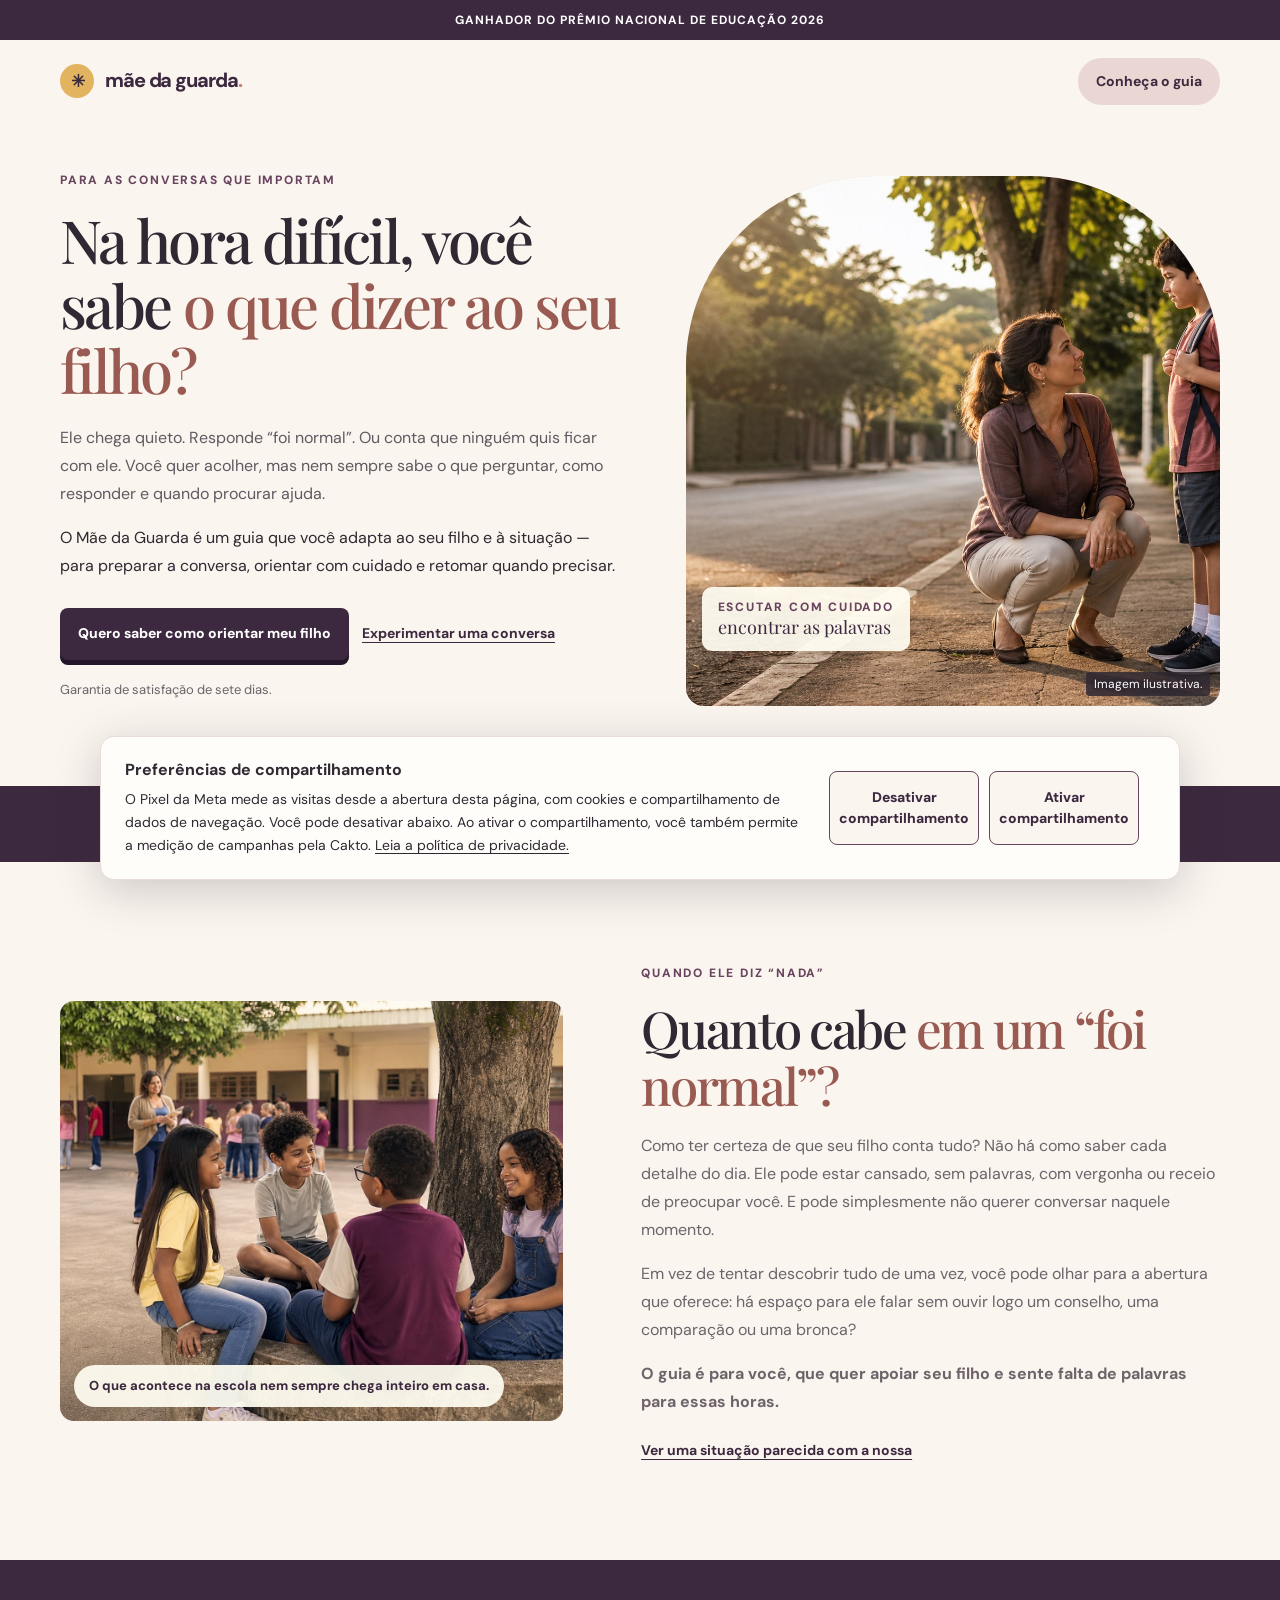
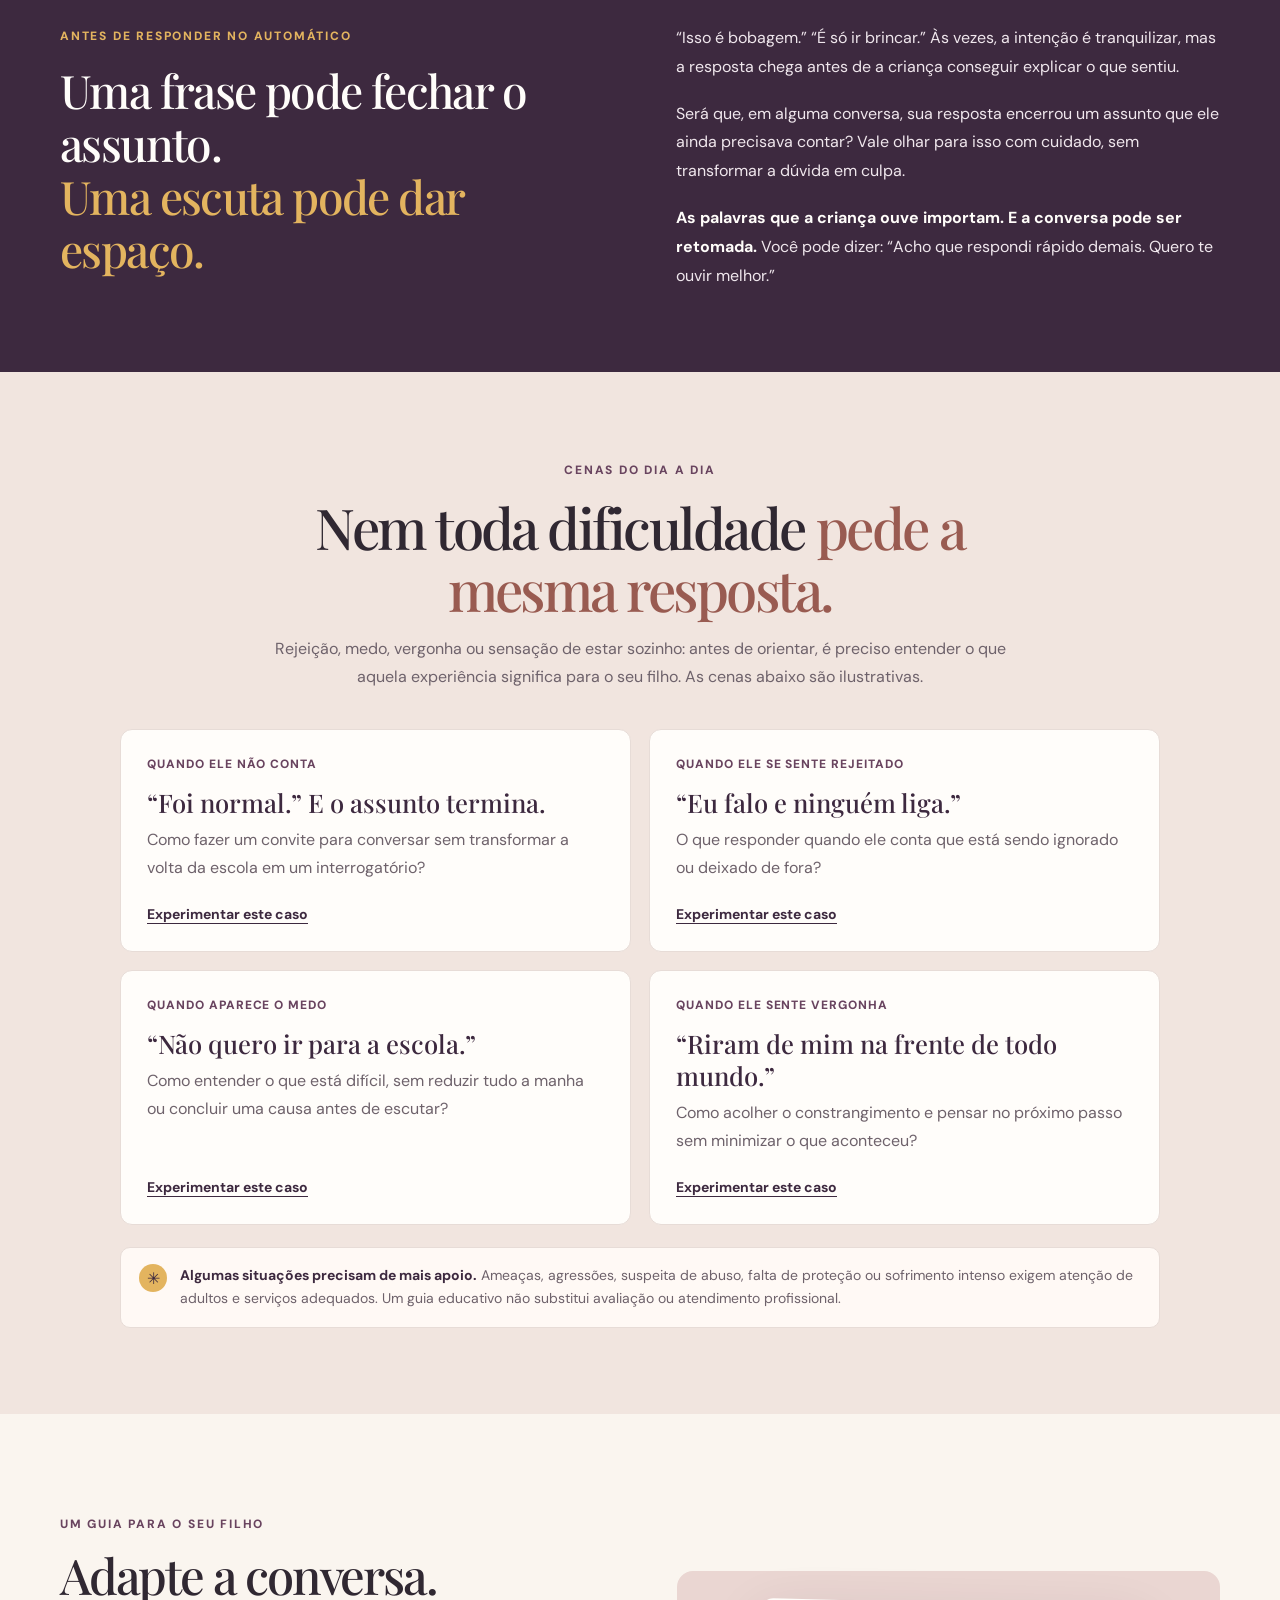
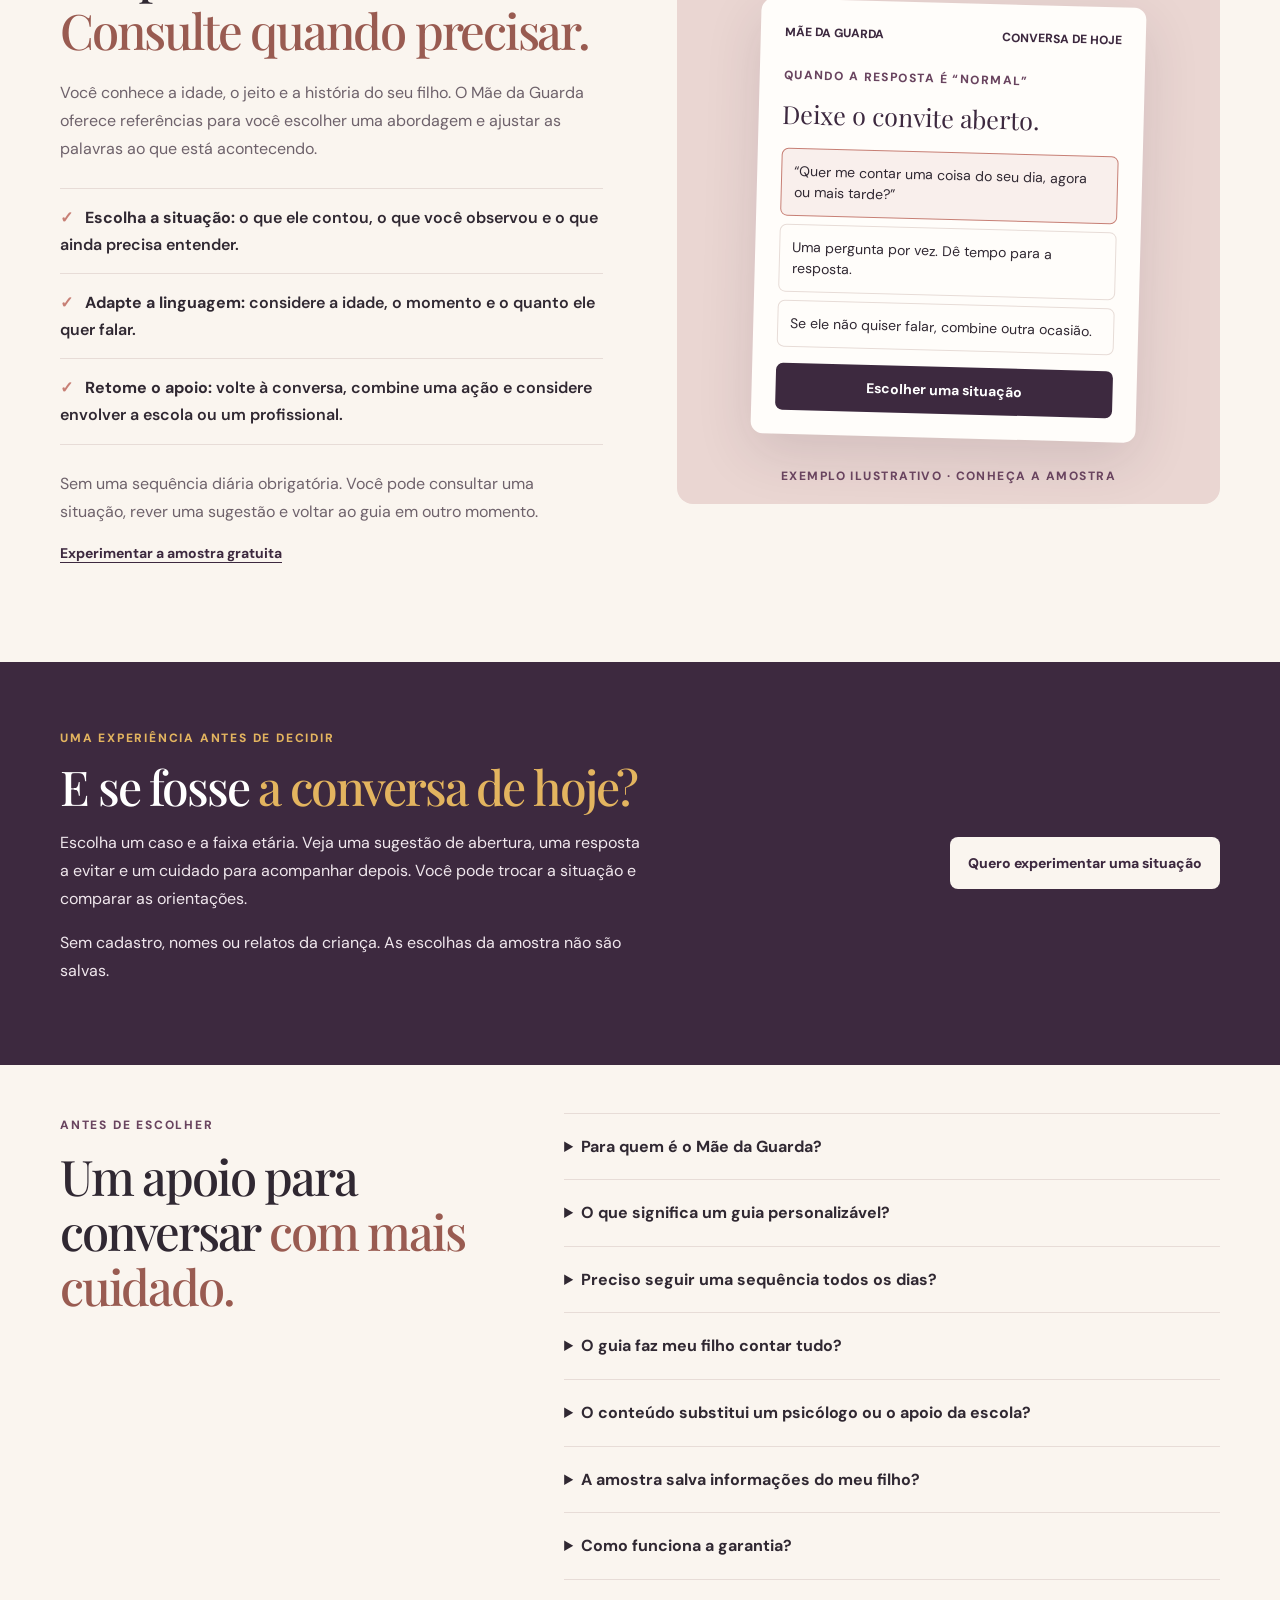
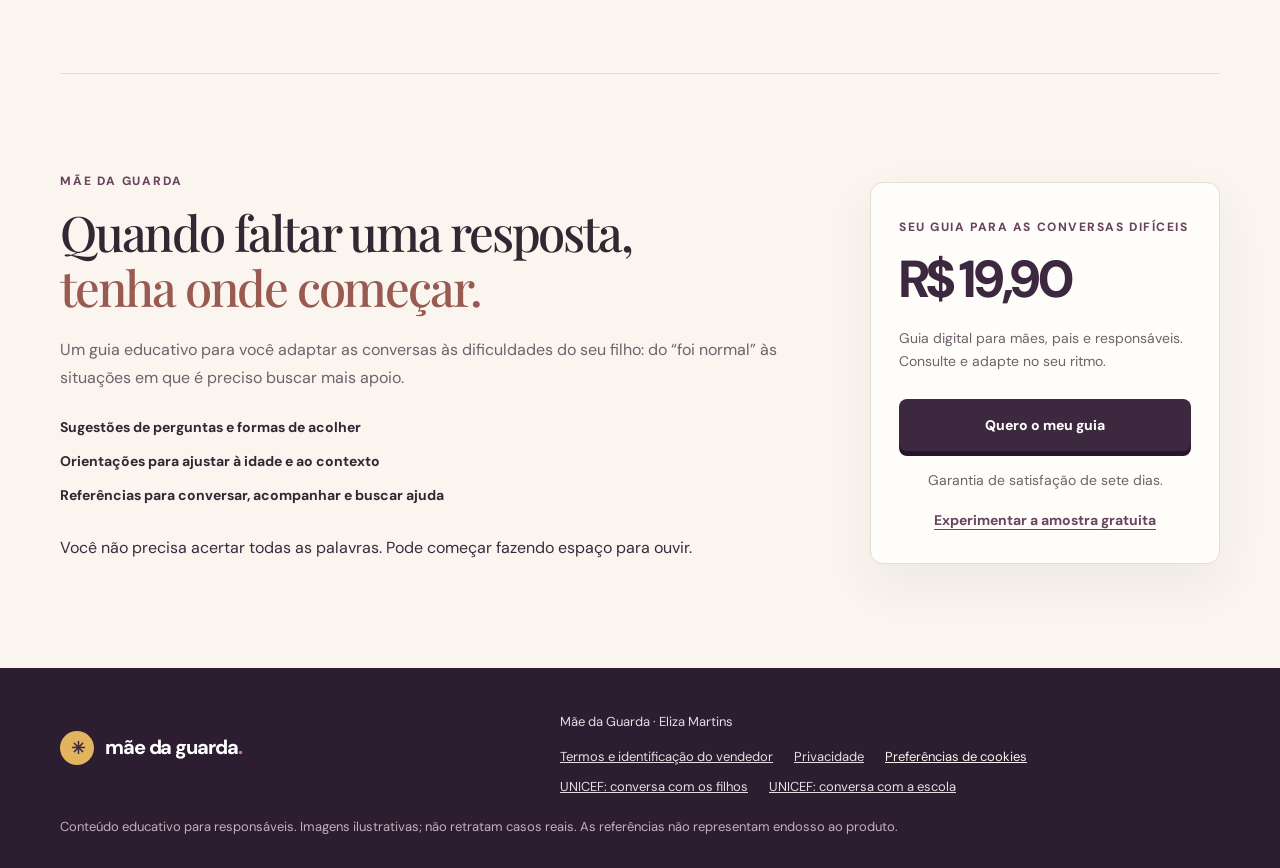
<file: pagina-vendas/index.html>
<!doctype html>
<html lang="pt-BR">
<head>
<meta charset="utf-8"><meta name="viewport" content="width=device-width,initial-scale=1"><meta name="theme-color" content="#3d293f">
<meta name="facebook-domain-verification" content="p0mdw9wgipopwd0lmm6g5ydka2myls" />
<meta name="description" content="Você sabe o que dizer quando seu filho enfrenta um dia difícil? Conheça o Mãe da Guarda: um guia adaptável para escutar, orientar e reconhecer quando buscar apoio.">
<meta property="og:title" content="Mãe da Guarda | Palavras para as conversas difíceis"><meta property="og:description" content="Quando a resposta é só normal, como continuar a conversa? Um guia para adaptar suas palavras ao que seu filho está vivendo.">
<title>Mãe da Guarda | Palavras para as conversas difíceis</title>
<link rel="preconnect" href="https://fonts.googleapis.com"><link rel="preconnect" href="https://fonts.gstatic.com" crossorigin><link href="https://fonts.googleapis.com/css2?family=DM+Sans:wght@400;500;600;700;800&family=Playfair+Display:ital,wght@0,400;0,500;1,400;1,500&display=swap" rel="stylesheet">
<link rel="stylesheet" href="styles.css"><script src="config.js" defer></script><script src="page.js" defer></script><script src="marketing.js" defer></script>
</head>
<body>
<a class="skip-link" href="#conteudo">Pular para o conteúdo</a>
<div class="setup" id="offer-banner">GANHADOR DO PRÊMIO NACIONAL DE EDUCAÇÃO 2026</div>
<header class="top wrap"><a class="brand" href="index.html" aria-label="Mãe da Guarda"><span class="brand-icon" aria-hidden="true">✳</span> mãe da guarda<span class="dot">.</span></a><a class="nav-link" href="#como-funciona">Conheça o guia</a></header>
<main id="conteudo" tabindex="-1">
<section class="hero wrap" aria-labelledby="titulo"><div class="hero-copy"><span class="eyebrow">PARA AS CONVERSAS QUE IMPORTAM</span><h1 id="titulo">Na hora difícil, você sabe <em>o que dizer ao seu filho?</em></h1><p class="lead">Ele chega quieto. Responde “foi normal”. Ou conta que ninguém quis ficar com ele. Você quer acolher, mas nem sempre sabe o que perguntar, como responder e quando procurar ajuda.</p><p class="hero-support">O Mãe da Guarda é um guia que você adapta ao seu filho e à situação — para preparar a conversa, orientar com cuidado e retomar quando precisar.</p><div class="actions"><a class="button primary" href="#oferta" aria-describedby="hero-status">Quero saber como orientar meu filho</a><a class="text-link" href="amostra.html">Experimentar uma conversa</a></div><p class="meta" id="hero-status">Garantia de satisfação de sete dias.</p></div><figure class="hero-art"><img src="assets/hero-mae-filho.jpg" alt="Mãe escuta o filho no caminho para casa depois da escola"><figcaption>Imagem ilustrativa.</figcaption><div class="art-note"><span>ESCUTAR COM CUIDADO</span><b>encontrar as palavras</b></div></figure></section>
<section class="truth-bar"><div class="wrap truth-inner"><strong>Você não precisa ter uma resposta pronta para tudo.</strong><span>Pode preparar uma forma mais cuidadosa de começar.</span></div></section>
<section class="opening wrap"><div class="opening-image"><img src="assets/patio-escola.jpg" alt="Crianças conversam em grupo no pátio da escola" loading="lazy"><span>O que acontece na escola nem sempre chega inteiro em casa.</span></div><div class="opening-copy"><span class="eyebrow">QUANDO ELE DIZ “NADA”</span><h2>Quanto cabe <em>em um “foi normal”?</em></h2><p>Como ter certeza de que seu filho conta tudo? Não há como saber cada detalhe do dia. Ele pode estar cansado, sem palavras, com vergonha ou receio de preocupar você. E pode simplesmente não querer conversar naquele momento.</p><p>Em vez de tentar descobrir tudo de uma vez, você pode olhar para a abertura que oferece: há espaço para ele falar sem ouvir logo um conselho, uma comparação ou uma bronca?</p><p><strong>O guia é para você, que quer apoiar seu filho e sente falta de palavras para essas horas.</strong></p><a class="text-link" href="amostra.html">Ver uma situação parecida com a nossa</a></div></section>
<section class="conversation-band"><div class="wrap conversation-layout"><div><span class="eyebrow">ANTES DE RESPONDER NO AUTOMÁTICO</span><h2>Uma frase pode fechar o assunto.<br><em>Uma escuta pode dar espaço.</em></h2></div><div><p>“Isso é bobagem.” “É só ir brincar.” Às vezes, a intenção é tranquilizar, mas a resposta chega antes de a criança conseguir explicar o que sentiu.</p><p>Será que, em alguma conversa, sua resposta encerrou um assunto que ele ainda precisava contar? Vale olhar para isso com cuidado, sem transformar a dúvida em culpa.</p><p><strong>As palavras que a criança ouve importam. E a conversa pode ser retomada.</strong> Você pode dizer: “Acho que respondi rápido demais. Quero te ouvir melhor.”</p></div></div></section>
<section class="trail situations" id="situacoes"><div class="wrap trail-wrap"><div class="trail-intro"><span class="eyebrow">CENAS DO DIA A DIA</span><h2>Nem toda dificuldade <em>pede a mesma resposta.</em></h2><p>Rejeição, medo, vergonha ou sensação de estar sozinho: antes de orientar, é preciso entender o que aquela experiência significa para o seu filho. As cenas abaixo são ilustrativas.</p></div><div class="situation-grid"><article><span class="case-label">QUANDO ELE NÃO CONTA</span><h3>“Foi normal.” E o assunto termina.</h3><p>Como fazer um convite para conversar sem transformar a volta da escola em um interrogatório?</p><a class="text-link" href="amostra.html?caso=normal">Experimentar este caso</a></article><article><span class="case-label">QUANDO ELE SE SENTE REJEITADO</span><h3>“Eu falo e ninguém liga.”</h3><p>O que responder quando ele conta que está sendo ignorado ou deixado de fora?</p><a class="text-link" href="amostra.html?caso=ignorado">Experimentar este caso</a></article><article><span class="case-label">QUANDO APARECE O MEDO</span><h3>“Não quero ir para a escola.”</h3><p>Como entender o que está difícil, sem reduzir tudo a manha ou concluir uma causa antes de escutar?</p><a class="text-link" href="amostra.html?caso=medo">Experimentar este caso</a></article><article><span class="case-label">QUANDO ELE SENTE VERGONHA</span><h3>“Riram de mim na frente de todo mundo.”</h3><p>Como acolher o constrangimento e pensar no próximo passo sem minimizar o que aconteceu?</p><a class="text-link" href="amostra.html?caso=vergonha">Experimentar este caso</a></article></div><div class="trail-note"><span class="spark" aria-hidden="true">✳</span><p><strong>Algumas situações precisam de mais apoio.</strong> Ameaças, agressões, suspeita de abuso, falta de proteção ou sofrimento intenso exigem atenção de adultos e serviços adequados. Um guia educativo não substitui avaliação ou atendimento profissional.</p></div></div></section>
<section class="inside wrap" id="como-funciona"><div class="inside-copy"><span class="eyebrow">UM GUIA PARA O SEU FILHO</span><h2>Adapte a conversa.<br><em>Consulte quando precisar.</em></h2><p>Você conhece a idade, o jeito e a história do seu filho. O Mãe da Guarda oferece referências para você escolher uma abordagem e ajustar as palavras ao que está acontecendo.</p><ul><li><strong>Escolha a situação:</strong> o que ele contou, o que você observou e o que ainda precisa entender.</li><li><strong>Adapte a linguagem:</strong> considere a idade, o momento e o quanto ele quer falar.</li><li><strong>Retome o apoio:</strong> volte à conversa, combine uma ação e considere envolver a escola ou um profissional.</li></ul><p>Sem uma sequência diária obrigatória. Você pode consultar uma situação, rever uma sugestão e voltar ao guia em outro momento.</p><a class="text-link" href="amostra.html">Experimentar a amostra gratuita</a></div><div class="inside-visual"><div class="mini-screen" aria-label="Exemplo ilustrativo de orientação da amostra"><div class="screen-top"><span>MÃE DA GUARDA</span><span>CONVERSA DE HOJE</span></div><span class="screen-label">QUANDO A RESPOSTA É “NORMAL”</span><h3>Deixe o convite aberto.</h3><div class="screen-choice active">“Quer me contar uma coisa do seu dia, agora ou mais tarde?”</div><div class="screen-choice">Uma pergunta por vez. Dê tempo para a resposta.</div><div class="screen-choice">Se ele não quiser falar, combine outra ocasião.</div><a class="screen-next" href="amostra.html?caso=normal">Escolher uma situação</a></div><span class="visual-caption">EXEMPLO ILUSTRATIVO · CONHEÇA A AMOSTRA</span></div></section>
<section class="sample-band"><div class="wrap sample-inner"><div><span class="eyebrow">UMA EXPERIÊNCIA ANTES DE DECIDIR</span><h2>E se fosse <em>a conversa de hoje?</em></h2><p>Escolha um caso e a faixa etária. Veja uma sugestão de abertura, uma resposta a evitar e um cuidado para acompanhar depois. Você pode trocar a situação e comparar as orientações.</p><p>Sem cadastro, nomes ou relatos da criança. As escolhas da amostra não são salvas.</p></div><a class="button light" href="amostra.html">Quero experimentar uma situação</a></div></section>
<section class="faq wrap" id="perguntas"><div><span class="eyebrow">ANTES DE ESCOLHER</span><h2>Um apoio para conversar <em>com mais cuidado.</em></h2></div><div class="faq-list"><details><summary>Para quem é o Mãe da Guarda?</summary><p>Para mães, pais e responsáveis que querem preparar uma conversa sobre as dificuldades da criança, especialmente na convivência escolar. O conteúdo é dirigido ao adulto e respeita o contexto de cada família.</p></details><details><summary>O que significa um guia personalizável?</summary><p>Significa adaptar as sugestões à idade, à situação e ao jeito do seu filho. Você escolhe o que faz sentido, ajusta as palavras e retoma quando precisar. Na amostra, é possível escolher um caso e uma faixa etária para experimentar essa proposta.</p></details><details><summary>Preciso seguir uma sequência todos os dias?</summary><p>Não. A proposta é consultar o guia conforme a necessidade. Não há prazo para a criança se abrir nem uma sequência diária obrigatória. Uma conversa pode ser curta e continuar em outra ocasião.</p></details><details><summary>O guia faz meu filho contar tudo?</summary><p>Não há essa garantia. Ele pode precisar de tempo ou preferir conversar com outro adulto de confiança. O guia apoia a sua forma de escutar e orientar, sem exigir confidências nem prometer mudanças no comportamento da criança.</p></details><details><summary>O conteúdo substitui um psicólogo ou o apoio da escola?</summary><p>Não. É um material educativo, sem diagnóstico ou atendimento clínico. Se houver violência, ameaça, suspeita de abuso ou sofrimento que afete a rotina, busque a escola e os profissionais ou serviços adequados. Em risco imediato, priorize a segurança e procure atendimento de emergência.</p></details><details><summary>A amostra salva informações do meu filho?</summary><p>Não. Ela não solicita nomes, relatos ou cadastro. A situação e a faixa etária escolhidas apenas mudam a orientação na tela, sem envio por formulário ou histórico salvo.</p></details><details><summary>Como funciona a garantia?</summary><p>A oferta tem garantia de satisfação de sete dias. As condições e os canais para solicitação estão disponíveis no checkout e no comprovante da compra.</p></details></div></section>
<section class="offer wrap offer-final" id="guia-completo" aria-labelledby="oferta-titulo"><div class="offer-copy"><span class="eyebrow">MÃE DA GUARDA</span><h2 id="oferta-titulo">Quando faltar uma resposta,<br><em>tenha onde começar.</em></h2><p>Um guia educativo para você adaptar as conversas às dificuldades do seu filho: do “foi normal” às situações em que é preciso buscar mais apoio.</p><div class="offer-points"><span>Sugestões de perguntas e formas de acolher</span><span>Orientações para ajustar à idade e ao contexto</span><span>Referências para conversar, acompanhar e buscar ajuda</span></div><p class="offer-reassurance">Você não precisa acertar todas as palavras. Pode começar fazendo espaço para ouvir.</p></div><div class="price-card" id="oferta" tabindex="-1"><span class="price-eyebrow">SEU GUIA PARA AS CONVERSAS DIFÍCEIS</span><div class="price">R$ 19,90</div><p>Guia digital para mães, pais e responsáveis. Consulte e adapte no seu ritmo.</p><a class="button primary full" data-buy href="https://pay.cakto.com.br/anjwoj4_1363309" aria-describedby="offer-guarantee">Quero o meu guia</a><small id="offer-guarantee">Garantia de satisfação de sete dias.</small><a class="demo-link" href="amostra.html">Experimentar a amostra gratuita</a></div></section>
</main>
<footer class="footer"><div class="wrap footer-inner"><a class="brand" href="index.html" aria-label="Mãe da Guarda"><span class="brand-icon" aria-hidden="true">✳</span> mãe da guarda<span class="dot">.</span></a><div><p id="seller-line">Mãe da Guarda · Eliza Martins</p><nav class="legal-links" aria-label="Referências e políticas"><a id="terms-link" href="termos.html">Termos e identificação do vendedor</a> <a id="privacy-link" href="privacidade.html">Privacidade</a> <button class="privacy-preferences" type="button" id="preferencias-de-cookies" data-privacy-preferences>Preferências de cookies</button> <a href="https://www.unicef.org/lac/en/parenting-lac/security-protection/how-talk-your-children-about-bullying" target="_blank" rel="noopener noreferrer">UNICEF: conversa com os filhos</a> <a href="https://www.unicef.org/parenting/child-care/how-talk-school-about-bullying" target="_blank" rel="noopener noreferrer">UNICEF: conversa com a escola</a></nav></div></div><div class="wrap footnote">Conteúdo educativo para responsáveis. Imagens ilustrativas; não retratam casos reais. As referências não representam endosso ao produto.</div></footer>

<template id="cakto-tracker-template"><script src="https://api.cakto.com.br/api/product/checkout/tracker.js" async data-offer="anjwoj4_1363309"></script></template>
<aside class="privacy-banner" id="privacy-banner" aria-labelledby="privacy-title" hidden>
  <div><h2 id="privacy-title">Preferências de compartilhamento</h2><p>O Pixel da Meta mede as visitas desde a abertura desta página, com cookies e compartilhamento de dados de navegação. Você pode desativar abaixo. Ao ativar o compartilhamento, você também permite a medição de campanhas pela Cakto. <a href="privacidade.html">Leia a política de privacidade.</a></p></div>
  <div class="privacy-actions"><button type="button" class="button secondary" id="privacy-reject">Desativar compartilhamento</button><button type="button" class="button secondary" id="privacy-accept">Ativar compartilhamento</button></div>
</aside>
</body></html>
</file>
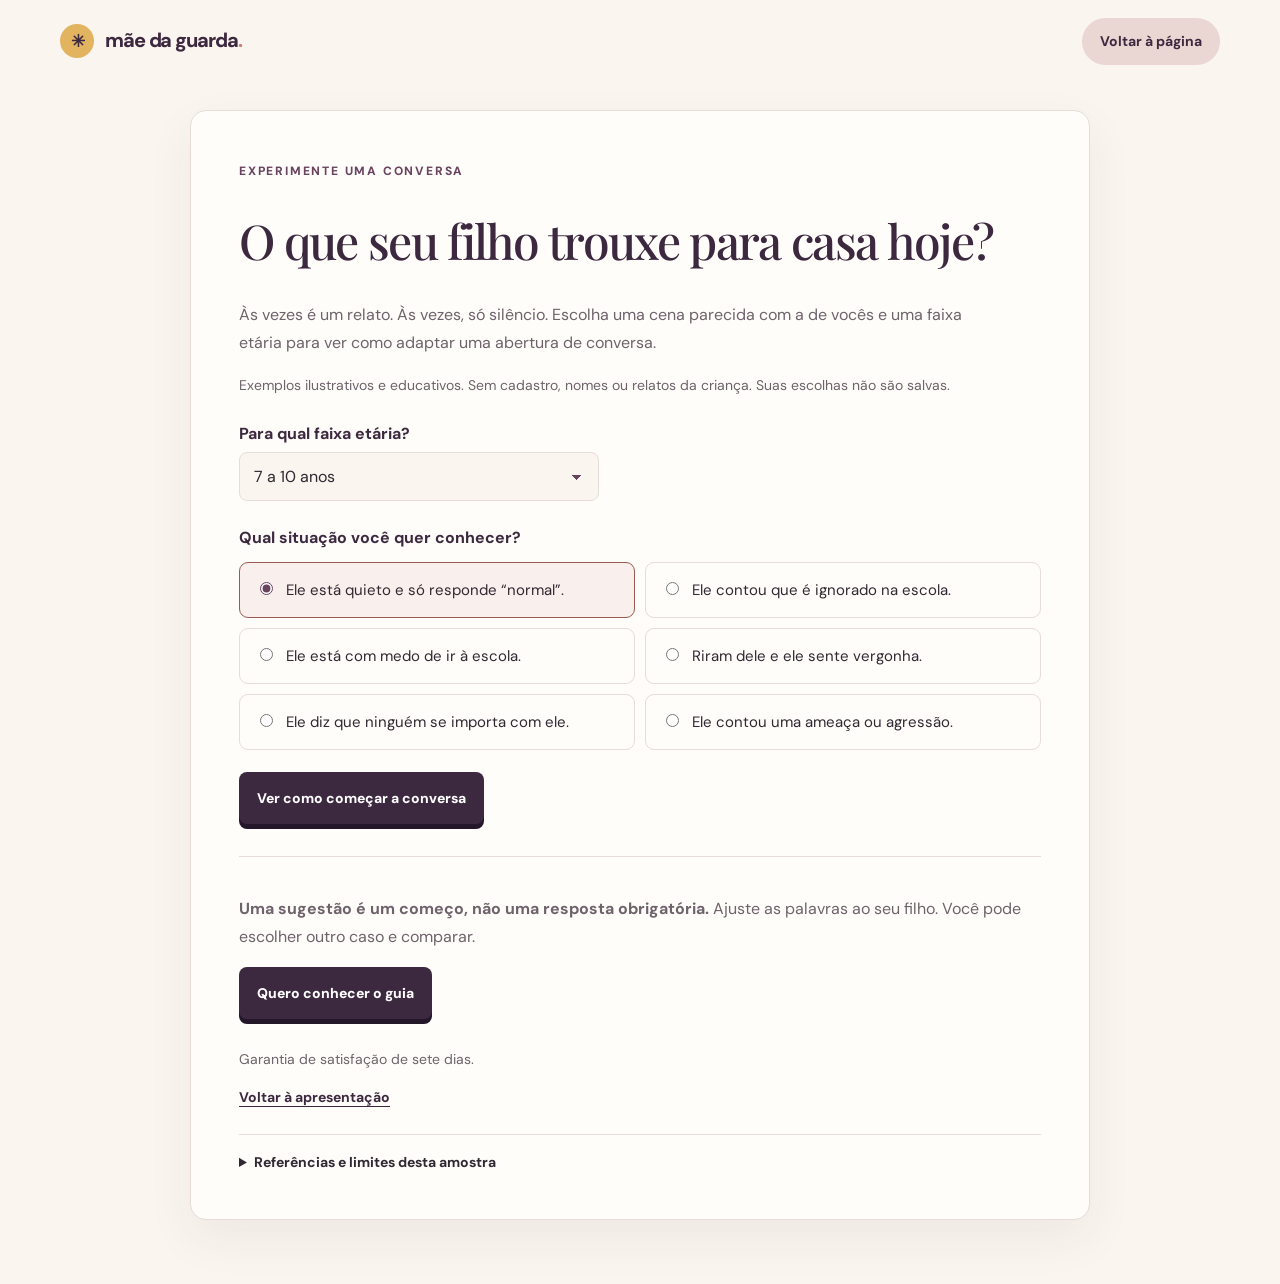
<file: pagina-vendas/amostra.html>
<!doctype html>
<html lang="pt-BR"><head><meta charset="utf-8"><meta name="viewport" content="width=device-width,initial-scale=1"><meta name="description" content="Escolha uma situação e a faixa etária para experimentar uma orientação educativa do Mãe da Guarda. Sem cadastro e sem salvar respostas."><title>Experimente uma conversa | Mãe da Guarda</title><link rel="preconnect" href="https://fonts.googleapis.com"><link rel="preconnect" href="https://fonts.gstatic.com" crossorigin><link href="https://fonts.googleapis.com/css2?family=DM+Sans:wght@400;500;600;700;800&family=Playfair+Display:ital,wght@0,400;0,500;1,400;1,500&display=swap" rel="stylesheet"><link rel="stylesheet" href="styles.css"><style>
.demo{max-width:900px;margin:28px auto 64px;padding:clamp(22px,5vw,48px);background:var(--white);border:1px solid var(--line);border-radius:16px;box-shadow:0 18px 48px #3d293f10}.demo h1{font:500 clamp(2rem,5vw,3rem)/1.15 'Playfair Display',Georgia,serif;color:var(--plum);letter-spacing:-.035em}.demo p{font-size:1rem;line-height:1.75;color:var(--muted)}.demo .intro{max-width:66ch}.demo-form{margin-top:26px}.age-field{display:grid;gap:8px;max-width:360px;margin:0 0 26px}.age-field label,.options legend{font-weight:700;font-size:1rem;color:var(--plum)}.age-field select{font:inherit;background:var(--cream);border:1px solid var(--line);color:var(--ink);border-radius:8px;padding:13px 38px 13px 14px;min-height:48px;width:100%;appearance:none;background-image:linear-gradient(45deg,transparent 50%,#69445f 50%),linear-gradient(135deg,#69445f 50%,transparent 50%);background-position:calc(100% - 21px) 22px,calc(100% - 16px) 22px;background-size:5px 5px;background-repeat:no-repeat}.options{display:grid;grid-template-columns:1fr 1fr;gap:10px;margin:0 0 22px;padding:0;border:0;min-width:0}.options legend{padding:0;margin-bottom:14px}.opt{padding:15px;border:1px solid var(--line);border-radius:9px;cursor:pointer;line-height:1.6;display:flex;align-items:baseline;gap:10px;font-size:.9375rem}.opt:has(input:checked){border-color:var(--accent);background:#f9efec}.opt:focus-within{outline:3px solid var(--berry);outline-offset:3px}.opt input{accent-color:var(--berry);flex-shrink:0}.result{margin-top:32px;border-top:1px solid var(--line);padding-top:28px}.result:empty{display:none}.result h2{font:500 1.75rem/1.25 'Playfair Display',Georgia,serif;color:var(--plum)}.result h3{font-size:1rem;margin:22px 0 8px;color:var(--plum)}.result blockquote{margin:16px 0;background:var(--blush);border-left:4px solid var(--accent);border-radius:0 8px 8px 0;padding:20px;font:500 1.3rem/1.6 'Playfair Display',Georgia,serif;color:var(--plum)}.result .care-note{padding:16px;background:var(--cream);border-radius:8px;font-size:.9375rem}.demo .privacy-note{font-size:.875rem}.sample-next{border-top:1px solid var(--line);margin-top:32px;padding-top:22px}.sample-next .button{margin-bottom:14px}.sample-sources{font-size:.875rem;border-top:1px solid var(--line);margin-top:26px;padding-top:18px}.sample-sources p{font-size:.875rem}.sample-sources summary{cursor:pointer;font-weight:700}.sample-sources a{text-underline-offset:3px}.demo a:focus-visible,.demo select:focus-visible{outline:3px solid var(--berry);outline-offset:4px}@media(max-width:640px){.options{grid-template-columns:1fr}.demo{margin-top:14px}.demo h1{font-size:2rem}.demo .button{width:100%}.result blockquote{font-size:1.2rem}.top .nav-link{font-size:.75rem}.demo .age-field{max-width:none}}
</style></head><body><a class="skip-link" href="#conteudo">Pular para o conteúdo</a><header class="top wrap"><a class="brand" href="index.html" aria-label="Mãe da Guarda"><span class="brand-icon" aria-hidden="true">✳</span> mãe da guarda<span class="dot">.</span></a><a class="nav-link" href="index.html">Voltar à página</a></header><main class="wrap demo" id="conteudo" tabindex="-1"><span class="eyebrow">EXPERIMENTE UMA CONVERSA</span><h1>O que seu filho trouxe para casa hoje?</h1><p class="intro">Às vezes é um relato. Às vezes, só silêncio. Escolha uma cena parecida com a de vocês e uma faixa etária para ver como adaptar uma abertura de conversa.</p><p class="privacy-note">Exemplos ilustrativos e educativos. Sem cadastro, nomes ou relatos da criança. Suas escolhas não são salvas.</p><div class="demo-form"><div class="age-field"><label for="age">Para qual faixa etária?</label><select id="age"><option value="pequenos">4 a 6 anos</option><option value="escolares" selected>7 a 10 anos</option><option value="maiores">11 anos ou mais</option></select></div><fieldset class="options"><legend>Qual situação você quer conhecer?</legend><label class="opt"><input type="radio" name="caso" value="normal" checked>Ele está quieto e só responde “normal”.</label><label class="opt"><input type="radio" name="caso" value="ignorado">Ele contou que é ignorado na escola.</label><label class="opt"><input type="radio" name="caso" value="medo">Ele está com medo de ir à escola.</label><label class="opt"><input type="radio" name="caso" value="vergonha">Riram dele e ele sente vergonha.</label><label class="opt"><input type="radio" name="caso" value="sozinho">Ele diz que ninguém se importa com ele.</label><label class="opt"><input type="radio" name="caso" value="protecao">Ele contou uma ameaça ou agressão.</label></fieldset><button class="button primary" type="button" id="show" aria-controls="result">Ver como começar a conversa</button></div><div class="result" id="result" role="region" aria-label="Orientação educativa para a situação escolhida" aria-live="polite" aria-atomic="true"></div><div class="sample-next"><p><strong>Uma sugestão é um começo, não uma resposta obrigatória.</strong> Ajuste as palavras ao seu filho. Você pode escolher outro caso e comparar.</p><a class="button primary" href="index.html#oferta">Quero conhecer o guia</a><p class="privacy-note">Garantia de satisfação de sete dias.</p><a class="text-link" href="index.html">Voltar à apresentação</a></div><details class="sample-sources"><summary>Referências e limites desta amostra</summary><p>As orientações são educativas e não oferecem diagnóstico, avaliação individual ou atendimento clínico. Em ameaça, violência, suspeita de abuso ou sofrimento intenso, priorize a proteção e busque os serviços adequados. Em risco imediato, procure atendimento de emergência.</p><p>Referências de leitura: <a href="https://www.unicef.org/lac/en/parenting-lac/nurturing-care/how-communicate-effectively-young-child" target="_blank" rel="noopener noreferrer">UNICEF: comunicação com a criança</a>; <a href="https://www.unicef.org/lac/en/parenting-lac/security-protection/how-talk-your-children-about-bullying" target="_blank" rel="noopener noreferrer">UNICEF: conversa sobre bullying</a>; <a href="https://www.unicef.org/parenting/child-care/how-talk-school-about-bullying" target="_blank" rel="noopener noreferrer">UNICEF: diálogo com a escola</a>; <a href="https://www.stopbullying.gov/resources/how-to-talk-about-bullying" target="_blank" rel="noopener noreferrer">StopBullying.gov: como conversar</a>. Essas instituições não avaliaram nem endossam o produto.</p></details></main><script src="amostra.js" defer></script></body></html>
</file>
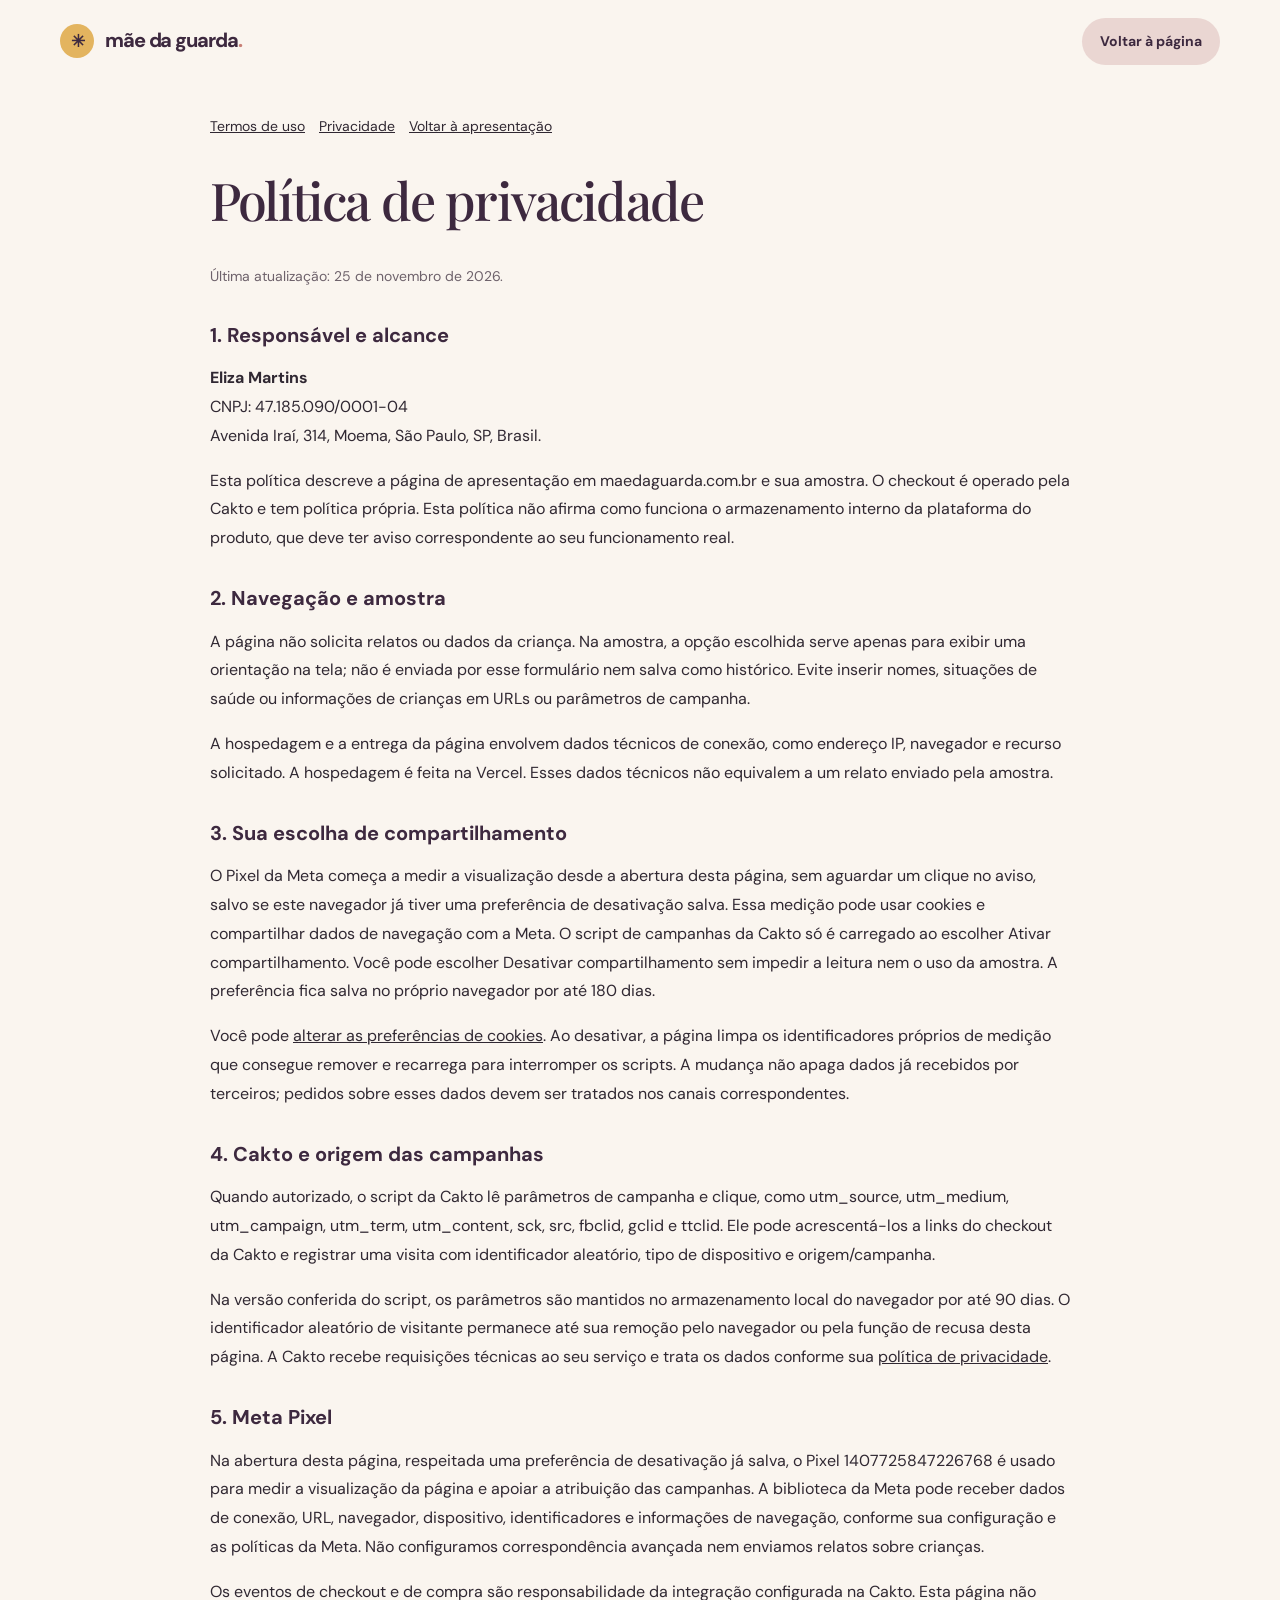
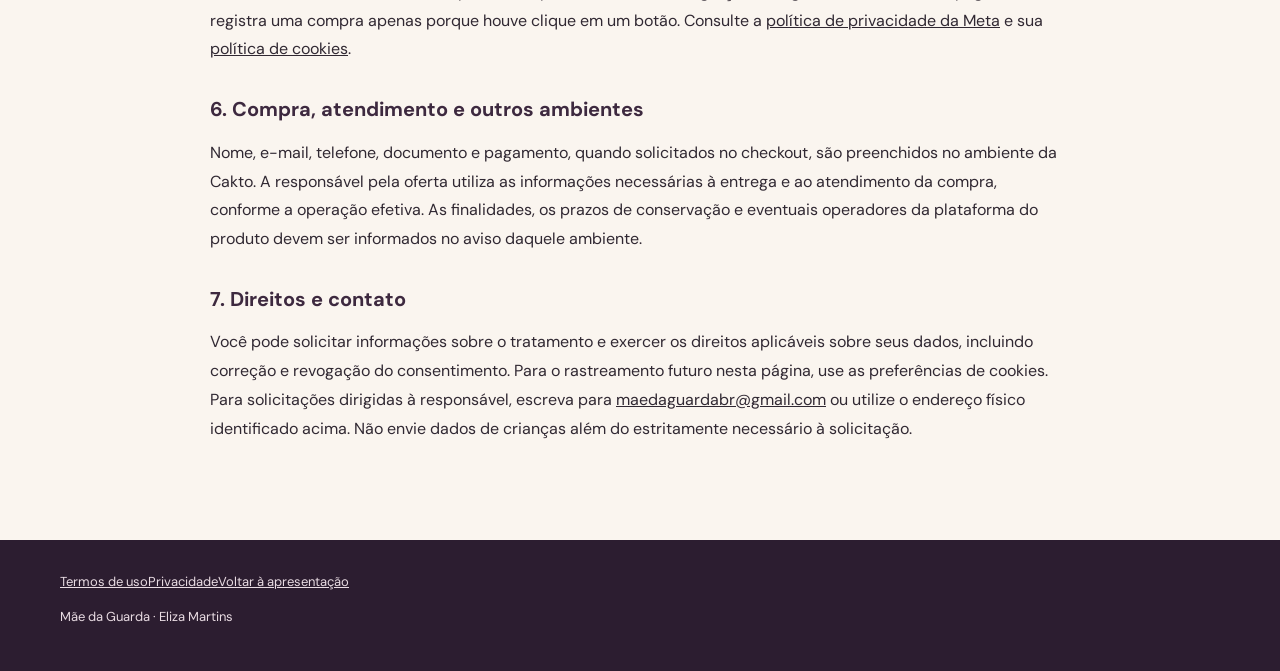
<file: pagina-vendas/privacidade.html>
<!doctype html>
<html lang="pt-BR"><head><meta charset="utf-8"><meta name="viewport" content="width=device-width,initial-scale=1"><meta name="theme-color" content="#3d293f"><title>Política de privacidade | Mãe da Guarda</title><link rel="preconnect" href="https://fonts.googleapis.com"><link rel="preconnect" href="https://fonts.gstatic.com" crossorigin><link href="https://fonts.googleapis.com/css2?family=DM+Sans:wght@400;500;600;700;800&family=Playfair+Display:ital,wght@0,400;0,500;1,400;1,500&display=swap" rel="stylesheet"><link rel="stylesheet" href="styles.css"></head><body><a class="skip-link" href="#conteudo">Pular para o conteúdo</a><header class="top wrap"><a class="brand" href="index.html" aria-label="Mãe da Guarda"><span class="brand-icon" aria-hidden="true">✳</span> mãe da guarda<span class="dot">.</span></a><a class="nav-link" href="index.html">Voltar à página</a></header><main class="wrap policy" id="conteudo" tabindex="-1"><nav aria-label="Políticas"><a href="termos.html">Termos de uso</a><a href="privacidade.html">Privacidade</a><a href="index.html">Voltar à apresentação</a></nav><h1>Política de privacidade</h1><p class="policy-date">Última atualização: 25 de novembro de 2026.</p>
<h2>1. Responsável e alcance</h2><address><strong>Eliza Martins</strong><br>CNPJ: 47.185.090/0001-04<br>Avenida Iraí, 314, Moema, São Paulo, SP, Brasil.</address>
<p>Esta política descreve a página de apresentação em maedaguarda.com.br e sua amostra. O checkout é operado pela Cakto e tem política própria. Esta política não afirma como funciona o armazenamento interno da plataforma do produto, que deve ter aviso correspondente ao seu funcionamento real.</p>
<h2>2. Navegação e amostra</h2><p>A página não solicita relatos ou dados da criança. Na amostra, a opção escolhida serve apenas para exibir uma orientação na tela; não é enviada por esse formulário nem salva como histórico. Evite inserir nomes, situações de saúde ou informações de crianças em URLs ou parâmetros de campanha.</p><p>A hospedagem e a entrega da página envolvem dados técnicos de conexão, como endereço IP, navegador e recurso solicitado. A hospedagem é feita na Vercel. Esses dados técnicos não equivalem a um relato enviado pela amostra.</p>
<h2>3. Sua escolha de compartilhamento</h2><p>O Pixel da Meta começa a medir a visualização desde a abertura desta página, sem aguardar um clique no aviso, salvo se este navegador já tiver uma preferência de desativação salva. Essa medição pode usar cookies e compartilhar dados de navegação com a Meta. O script de campanhas da Cakto só é carregado ao escolher Ativar compartilhamento. Você pode escolher Desativar compartilhamento sem impedir a leitura nem o uso da amostra. A preferência fica salva no próprio navegador por até 180 dias.</p><p>Você pode <a href="index.html#preferencias-de-cookies">alterar as preferências de cookies</a>. Ao desativar, a página limpa os identificadores próprios de medição que consegue remover e recarrega para interromper os scripts. A mudança não apaga dados já recebidos por terceiros; pedidos sobre esses dados devem ser tratados nos canais correspondentes.</p>
<h2>4. Cakto e origem das campanhas</h2><p>Quando autorizado, o script da Cakto lê parâmetros de campanha e clique, como utm_source, utm_medium, utm_campaign, utm_term, utm_content, sck, src, fbclid, gclid e ttclid. Ele pode acrescentá-los a links do checkout da Cakto e registrar uma visita com identificador aleatório, tipo de dispositivo e origem/campanha.</p><p>Na versão conferida do script, os parâmetros são mantidos no armazenamento local do navegador por até 90 dias. O identificador aleatório de visitante permanece até sua remoção pelo navegador ou pela função de recusa desta página. A Cakto recebe requisições técnicas ao seu serviço e trata os dados conforme sua <a href="https://www.cakto.com.br/politica-de-privacidade" rel="noopener noreferrer">política de privacidade</a>.</p>
<h2>5. Meta Pixel</h2><p>Na abertura desta página, respeitada uma preferência de desativação já salva, o Pixel 1407725847226768 é usado para medir a visualização da página e apoiar a atribuição das campanhas. A biblioteca da Meta pode receber dados de conexão, URL, navegador, dispositivo, identificadores e informações de navegação, conforme sua configuração e as políticas da Meta. Não configuramos correspondência avançada nem enviamos relatos sobre crianças.</p><p>Os eventos de checkout e de compra são responsabilidade da integração configurada na Cakto. Esta página não registra uma compra apenas porque houve clique em um botão. Consulte a <a href="https://www.facebook.com/privacy/policy/" rel="noopener noreferrer">política de privacidade da Meta</a> e sua <a href="https://www.facebook.com/policies/cookies/" rel="noopener noreferrer">política de cookies</a>.</p>
<h2>6. Compra, atendimento e outros ambientes</h2><p>Nome, e-mail, telefone, documento e pagamento, quando solicitados no checkout, são preenchidos no ambiente da Cakto. A responsável pela oferta utiliza as informações necessárias à entrega e ao atendimento da compra, conforme a operação efetiva. As finalidades, os prazos de conservação e eventuais operadores da plataforma do produto devem ser informados no aviso daquele ambiente.</p>
<h2>7. Direitos e contato</h2><p>Você pode solicitar informações sobre o tratamento e exercer os direitos aplicáveis sobre seus dados, incluindo correção e revogação do consentimento. Para o rastreamento futuro nesta página, use as preferências de cookies. Para solicitações dirigidas à responsável, escreva para <a href="mailto:maedaguardabr@gmail.com">maedaguardabr@gmail.com</a> ou utilize o endereço físico identificado acima. Não envie dados de crianças além do estritamente necessário à solicitação.</p>
</main><footer class="footer"><div class="wrap"><nav aria-label="Políticas"><a href="termos.html">Termos de uso</a><a href="privacidade.html">Privacidade</a><a href="index.html">Voltar à apresentação</a></nav><p>Mãe da Guarda · Eliza Martins</p></div></footer></body></html>
</file>
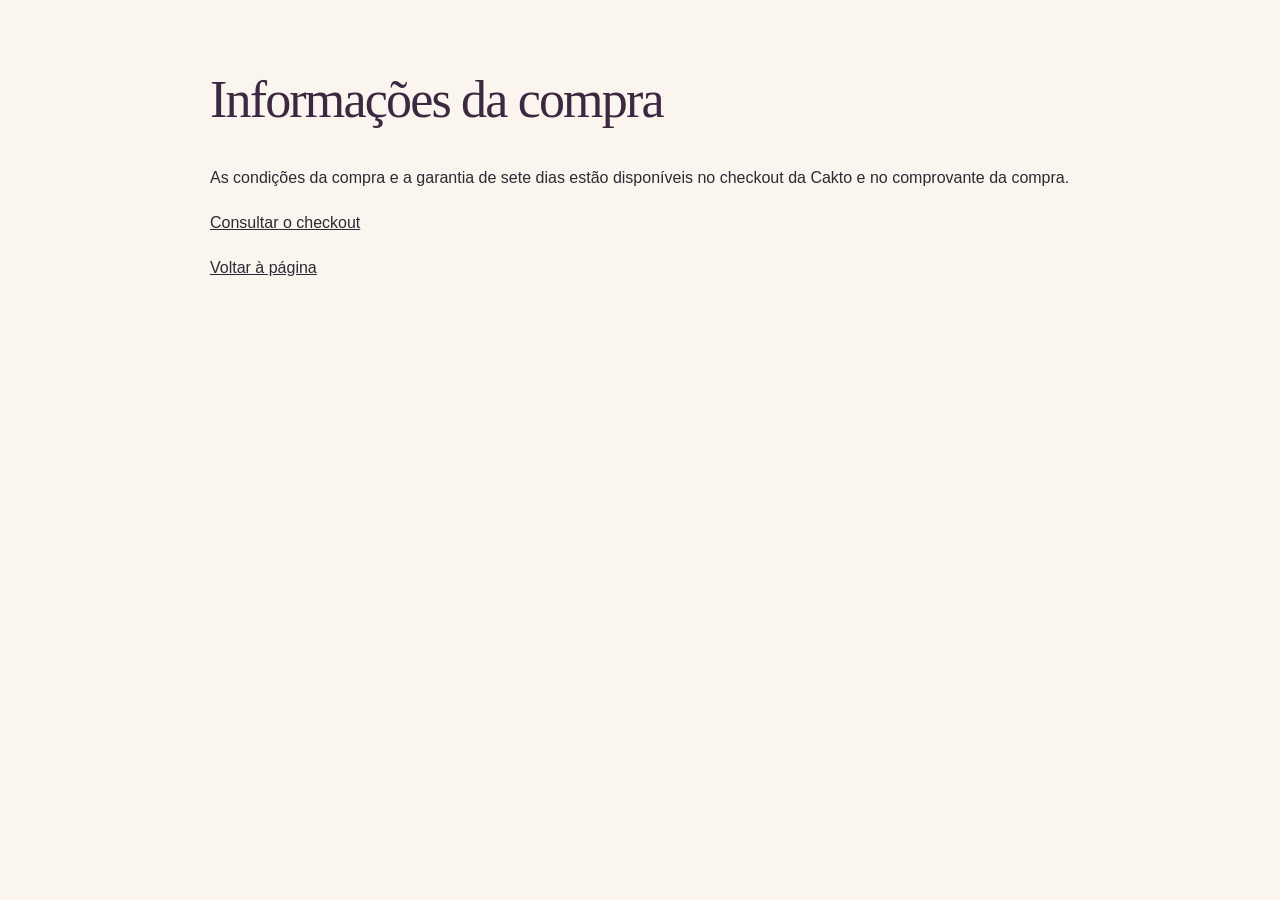
<file: pagina-vendas/reembolso.html>
<!doctype html><html lang="pt-BR"><head><meta charset="utf-8"><meta name="viewport" content="width=device-width,initial-scale=1"><meta name="robots" content="noindex"><title>Informações da compra | Mãe da Guarda</title><link rel="stylesheet" href="styles.css"></head><body><main class="wrap policy"><h1>Informações da compra</h1><p>As condições da compra e a garantia de sete dias estão disponíveis no checkout da Cakto e no comprovante da compra.</p><p><a href="https://pay.cakto.com.br/anjwoj4_1363309" rel="noopener noreferrer">Consultar o checkout</a></p><p><a href="index.html">Voltar à página</a></p></main></body></html>
</file>
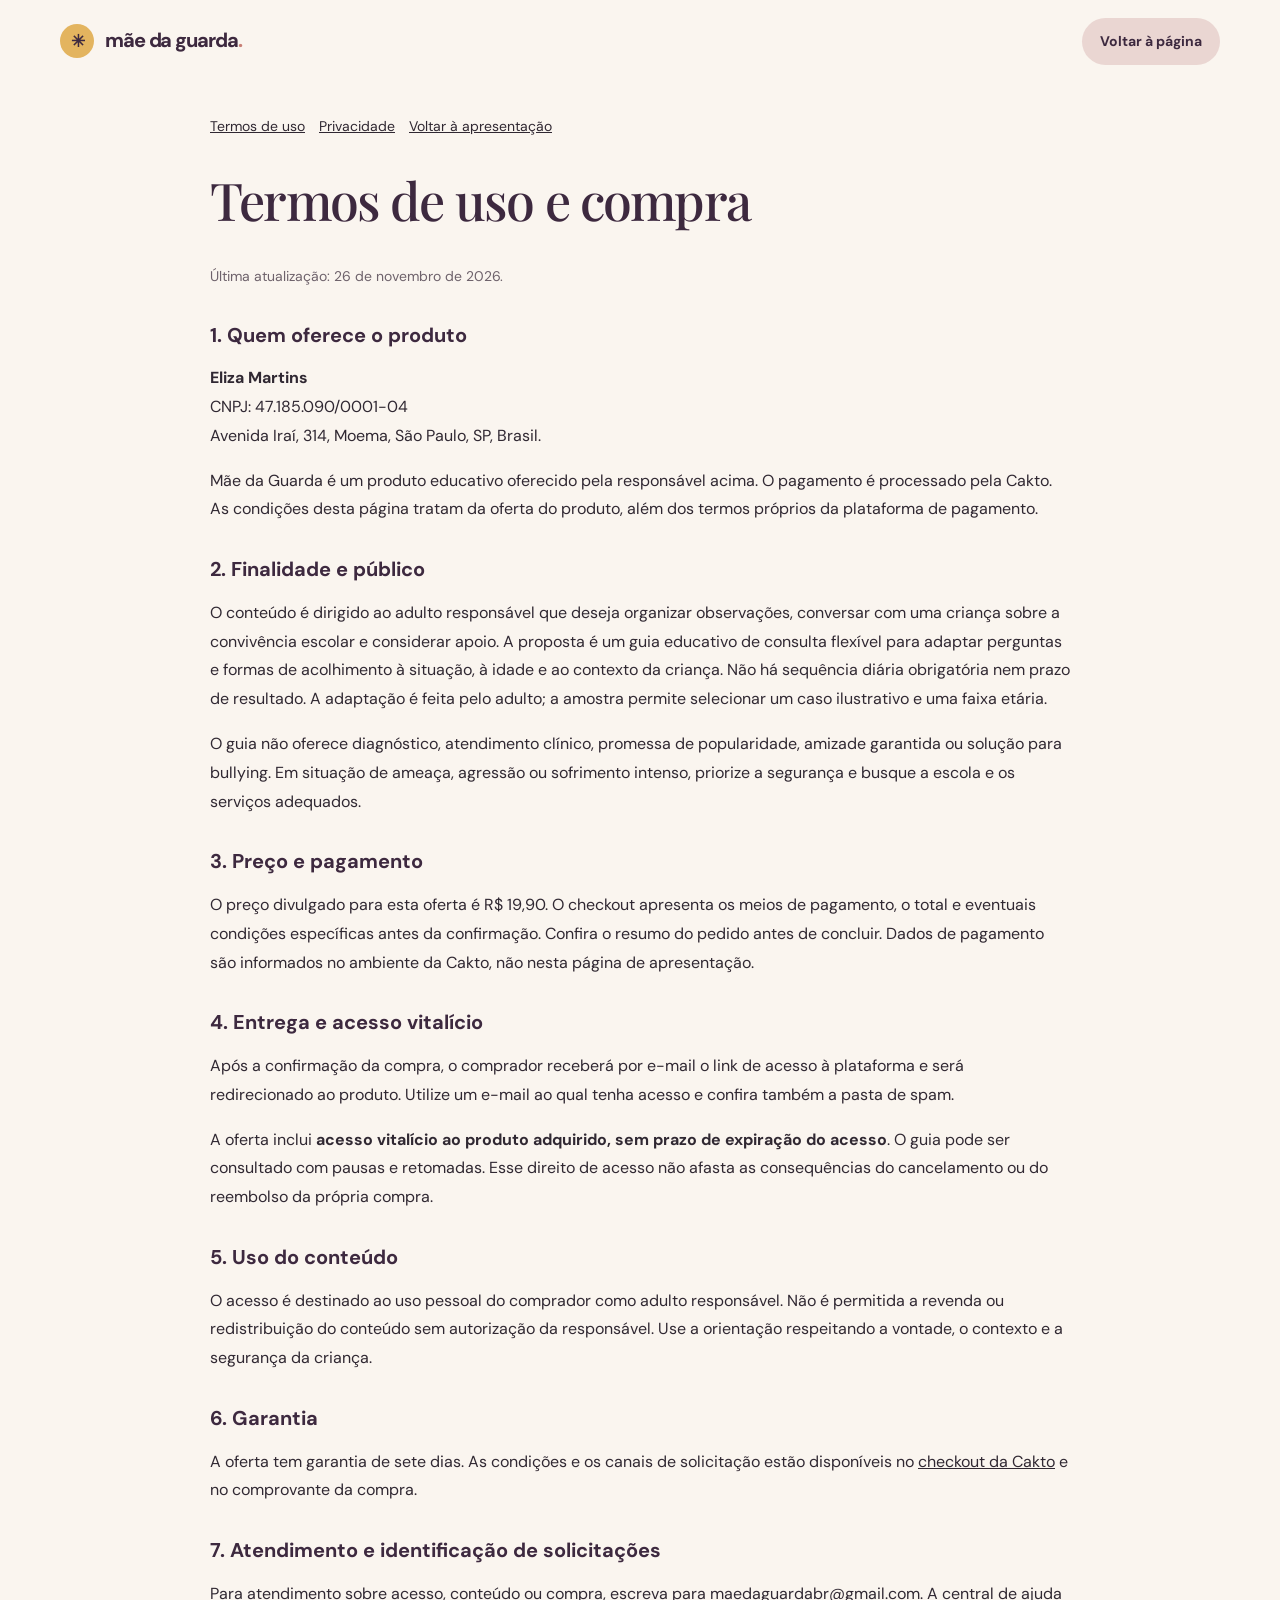
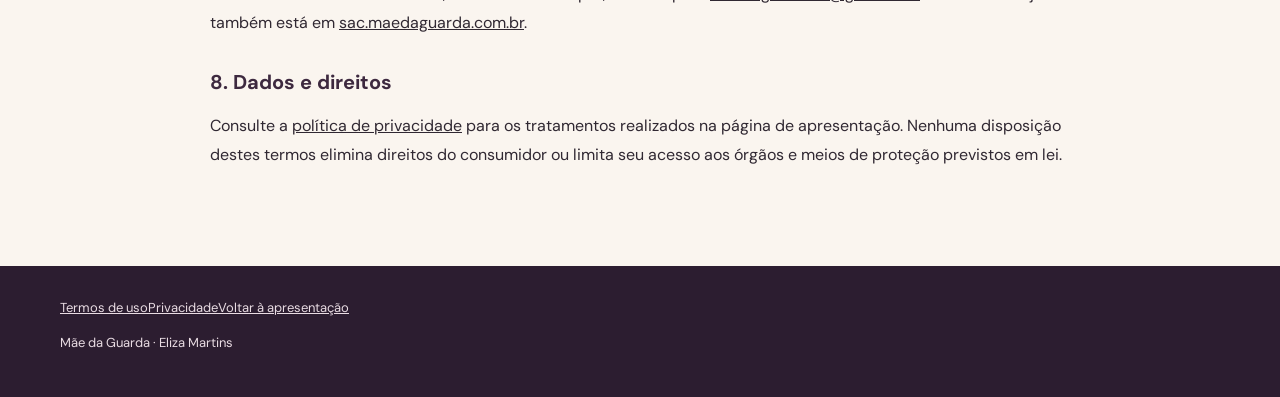
<file: pagina-vendas/termos.html>
<!doctype html>
<html lang="pt-BR"><head><meta charset="utf-8"><meta name="viewport" content="width=device-width,initial-scale=1"><meta name="theme-color" content="#3d293f"><title>Termos de uso e compra | Mãe da Guarda</title><link rel="preconnect" href="https://fonts.googleapis.com"><link rel="preconnect" href="https://fonts.gstatic.com" crossorigin><link href="https://fonts.googleapis.com/css2?family=DM+Sans:wght@400;500;600;700;800&family=Playfair+Display:ital,wght@0,400;0,500;1,400;1,500&display=swap" rel="stylesheet"><link rel="stylesheet" href="styles.css"></head><body><a class="skip-link" href="#conteudo">Pular para o conteúdo</a><header class="top wrap"><a class="brand" href="index.html" aria-label="Mãe da Guarda"><span class="brand-icon" aria-hidden="true">✳</span> mãe da guarda<span class="dot">.</span></a><a class="nav-link" href="index.html">Voltar à página</a></header><main class="wrap policy" id="conteudo" tabindex="-1"><nav aria-label="Políticas"><a href="termos.html">Termos de uso</a><a href="privacidade.html">Privacidade</a><a href="index.html">Voltar à apresentação</a></nav><h1>Termos de uso e compra</h1><p class="policy-date">Última atualização: 26 de novembro de 2026.</p>
<h2>1. Quem oferece o produto</h2><address><strong>Eliza Martins</strong><br>CNPJ: 47.185.090/0001-04<br>Avenida Iraí, 314, Moema, São Paulo, SP, Brasil.</address>
<p>Mãe da Guarda é um produto educativo oferecido pela responsável acima. O pagamento é processado pela Cakto. As condições desta página tratam da oferta do produto, além dos termos próprios da plataforma de pagamento.</p>
<h2>2. Finalidade e público</h2><p>O conteúdo é dirigido ao adulto responsável que deseja organizar observações, conversar com uma criança sobre a convivência escolar e considerar apoio. A proposta é um guia educativo de consulta flexível para adaptar perguntas e formas de acolhimento à situação, à idade e ao contexto da criança. Não há sequência diária obrigatória nem prazo de resultado. A adaptação é feita pelo adulto; a amostra permite selecionar um caso ilustrativo e uma faixa etária.</p><p>O guia não oferece diagnóstico, atendimento clínico, promessa de popularidade, amizade garantida ou solução para bullying. Em situação de ameaça, agressão ou sofrimento intenso, priorize a segurança e busque a escola e os serviços adequados.</p>
<h2>3. Preço e pagamento</h2><p>O preço divulgado para esta oferta é R$ 19,90. O checkout apresenta os meios de pagamento, o total e eventuais condições específicas antes da confirmação. Confira o resumo do pedido antes de concluir. Dados de pagamento são informados no ambiente da Cakto, não nesta página de apresentação.</p>
<h2>4. Entrega e acesso vitalício</h2><p>Após a confirmação da compra, o comprador receberá por e-mail o link de acesso à plataforma e será redirecionado ao produto. Utilize um e-mail ao qual tenha acesso e confira também a pasta de spam.</p><p>A oferta inclui <strong>acesso vitalício ao produto adquirido, sem prazo de expiração do acesso</strong>. O guia pode ser consultado com pausas e retomadas. Esse direito de acesso não afasta as consequências do cancelamento ou do reembolso da própria compra.</p>
<h2>5. Uso do conteúdo</h2><p>O acesso é destinado ao uso pessoal do comprador como adulto responsável. Não é permitida a revenda ou redistribuição do conteúdo sem autorização da responsável. Use a orientação respeitando a vontade, o contexto e a segurança da criança.</p>
<h2>6. Garantia</h2><p>A oferta tem garantia de sete dias. As condições e os canais de solicitação estão disponíveis no <a href="https://pay.cakto.com.br/anjwoj4_1363309" rel="noopener noreferrer">checkout da Cakto</a> e no comprovante da compra.</p>
<h2>7. Atendimento e identificação de solicitações</h2><p>Para atendimento sobre acesso, conteúdo ou compra, escreva para <a href="mailto:maedaguardabr@gmail.com">maedaguardabr@gmail.com</a>. A central de ajuda também está em <a href="https://sac.maedaguarda.com.br/">sac.maedaguarda.com.br</a>.</p>
<h2>8. Dados e direitos</h2><p>Consulte a <a href="privacidade.html">política de privacidade</a> para os tratamentos realizados na página de apresentação. Nenhuma disposição destes termos elimina direitos do consumidor ou limita seu acesso aos órgãos e meios de proteção previstos em lei.</p>
</main><footer class="footer"><div class="wrap"><nav aria-label="Políticas"><a href="termos.html">Termos de uso</a><a href="privacidade.html">Privacidade</a><a href="index.html">Voltar à apresentação</a></nav><p>Mãe da Guarda · Eliza Martins</p></div></footer></body></html>
</file>
<file: pagina-vendas/styles.css>
:root{--plum:#3d293f;--berry:#69445f;--rose:#c77f75;--blush:#ead6d2;--cream:#faf5ef;--ink:#302832;--muted:#6e626b;--line:#e7dcd7;--white:#fffdfa;--gold:#e3b45f}*{box-sizing:border-box}html{scroll-behavior:smooth}body{margin:0;background:var(--cream);color:var(--ink);font-family:'DM Sans',Arial,sans-serif}a{color:inherit}button,a{font:inherit}.wrap{width:min(1160px,calc(100% - 48px));margin-inline:auto}.setup{background:var(--plum);color:#fff;text-align:center;font-size:10px;font-weight:700;letter-spacing:.17em;padding:11px}.top{height:82px;display:flex;align-items:center;justify-content:space-between}.brand{text-decoration:none;font-weight:800;font-size:20px;letter-spacing:-.055em;color:var(--plum)}.brand-icon{display:inline-grid;place-items:center;border-radius:50%;width:34px;height:34px;color:var(--plum);background:var(--gold);font-size:17px;margin-right:7px}.dot{color:var(--rose)}.nav-link,.text-link{font-size:13px;font-weight:700;text-underline-offset:4px}.nav-link{text-decoration:none;background:var(--blush);border-radius:40px;padding:13px 18px;color:var(--plum)}.eyebrow{font-size:10px;font-weight:800;letter-spacing:.15em;color:var(--berry)}.hero{display:grid;grid-template-columns:1.03fr .97fr;gap:58px;align-items:center;padding:46px 0 72px}.hero h1,.opening h2,.section-head h2,.trail h2,.inside h2,.sample-inner h2,.offer h2,.faq h2{font-family:'Playfair Display',Georgia,serif;font-weight:500;letter-spacing:-.045em}.hero h1{font-size:clamp(44px,5.3vw,68px);line-height:1.04;margin:18px 0 21px;max-width:650px}.hero h1 em,.opening h2 em,.section-head h2 em,.trail h2 em,.inside h2 em,.sample-inner h2 em,.offer h2 em,.faq h2 em{color:var(--rose);font-style:normal}.lead{font-size:17px;line-height:1.72;color:#625861;max-width:590px}.actions{display:flex;gap:13px;align-items:center;flex-wrap:wrap;margin:28px 0 0}.button{display:inline-flex;justify-content:center;align-items:center;gap:8px;text-decoration:none;border:0;border-radius:8px;padding:16px 20px;font-size:13px;font-weight:800;min-height:52px}.primary{background:var(--plum);color:#fff;box-shadow:0 5px 0 #24172a}.primary:disabled{background:#a99ca6;color:#fff;box-shadow:none;cursor:not-allowed}.secondary{background:transparent;border:1px solid #cbbbc6;color:var(--plum)}.secondary:disabled{cursor:not-allowed}.full{width:100%}.text-link{color:var(--plum)}.meta{font-size:11px;color:#827881;margin-top:16px;line-height:1.6}.demo-link{display:inline-block;margin-top:17px;font-size:12px;font-weight:700;color:var(--berry);text-underline-offset:4px}.hero-art{margin:0;position:relative;min-height:465px;overflow:hidden;border-radius:190px 190px 18px 18px;background:var(--blush)}.hero-art img{position:absolute;width:100%;height:100%;object-fit:cover;inset:0}.hero-art figcaption{position:absolute;bottom:12px;right:14px;color:#fff;font-size:9px;text-shadow:0 1px 5px #221325}.art-note{position:absolute;left:16px;bottom:26px;background:#fffdf2ed;padding:12px 16px;border-radius:10px;box-shadow:0 10px 25px #24172a24}.art-note span{display:block;font-size:9px;letter-spacing:.15em;color:var(--berry);font-weight:800}.art-note b{font:18px 'Playfair Display',serif;color:var(--plum)}.truth-bar{background:var(--plum);color:var(--white)}.truth-inner{min-height:76px;display:flex;gap:22px;justify-content:center;align-items:center}.truth-inner strong{color:var(--gold)}.truth-inner span{font-size:13px;color:#f0e7ed}.opening{display:grid;grid-template-columns:.93fr 1.07fr;gap:78px;align-items:center;padding:99px 0}.opening-image{position:relative;border-radius:14px;overflow:hidden;background:var(--blush);height:420px}.opening-image img{width:100%;height:100%;object-fit:cover}.opening-image span{position:absolute;bottom:14px;left:14px;border-radius:25px;background:#fffdf2ed;padding:11px 15px;color:var(--plum);font-size:11px;font-weight:800}.opening h2{font-size:clamp(35px,4vw,51px);line-height:1.13;margin:17px 0}.opening-copy p,.inside-copy>p,.offer-copy>p{color:var(--muted);font-size:15px;line-height:1.8}.opening-copy .text-link{display:inline-block;margin-top:8px}.method{background:var(--blush);padding:83px 0 90px}.section-head{text-align:center;max-width:720px;margin:0 auto 42px}.section-head h2{font-size:clamp(39px,4.5vw,59px);line-height:1.08;margin:14px 0}.section-head p{color:var(--muted);font-size:15px}.steps{display:grid;grid-template-columns:repeat(3,1fr);gap:16px}.steps article{background:var(--white);padding:26px 27px 28px;border:1px solid #e1d2d0;border-radius:12px;min-height:220px}.step-num{display:grid;place-items:center;background:var(--plum);color:white;border-radius:50%;width:38px;height:38px;font-size:12px;font-weight:800}.steps small{display:block;margin-top:20px;color:var(--berry);font-size:9px;letter-spacing:.15em;font-weight:800}.steps h3{font:25px 'Playfair Display',Georgia,serif;margin:9px 0;color:var(--plum)}.steps p{font-size:13px;line-height:1.7;color:var(--muted)}.trail{background:#f1e5df;padding:86px 0}.trail-wrap{max-width:1040px}.trail-intro{text-align:center;max-width:760px;margin:0 auto 38px}.trail h2{font-size:clamp(36px,4.4vw,57px);line-height:1.1;margin:15px 0}.trail-intro p{color:var(--muted);font-size:14px;line-height:1.8}.day-grid{display:grid;grid-template-columns:repeat(4,1fr);gap:10px}.day-grid article{min-height:116px;background:var(--white);border:1px solid var(--line);border-radius:10px;padding:17px;display:flex;flex-direction:column;justify-content:space-between}.day-grid b{font-size:12px;color:var(--rose);letter-spacing:.1em}.day-grid span{font-size:13px;font-weight:700;line-height:1.45;color:var(--plum)}.day-grid .day-final{background:var(--plum);border-color:var(--plum)}.day-final b,.day-final span{color:#fff}.trail-note{display:flex;gap:13px;align-items:flex-start;max-width:780px;margin:23px auto 0;padding:16px 18px;background:#fff9f5;border:1px solid #e7dcd7;border-radius:10px}.trail-note p{font-size:12px;line-height:1.65;color:var(--muted);margin:0}.trail-note strong{color:var(--plum)}.spark{display:grid;place-items:center;flex:0 0 28px;height:28px;border-radius:50%;background:var(--gold);color:var(--plum)}.inside{display:grid;grid-template-columns:1fr 1fr;gap:74px;align-items:center;padding:98px 0}.inside h2,.offer h2,.faq h2{font-size:clamp(34px,4vw,49px);line-height:1.12;margin:14px 0 21px}.inside-copy ul{list-style:none;margin:25px 0;padding:0}.inside-copy li{border-top:1px solid var(--line);padding:13px 5px;font-size:13px;font-weight:600}.inside-copy li:before{content:'✓';color:var(--rose);font-weight:900;margin-right:12px}.inside-copy li:last-child{border-bottom:1px solid var(--line)}.inside-copy>p{font-size:12px}.inside-visual{min-height:400px;background:var(--blush);border-radius:16px;display:grid;place-items:center;position:relative;padding:32px}.mini-screen{width:min(100%,385px);background:var(--white);border-radius:12px;padding:24px;box-shadow:0 18px 55px #3d293f24;transform:rotate(1.5deg)}.screen-top{display:flex;justify-content:space-between;font-size:9px;font-weight:800;color:var(--plum)}.screen-line{height:4px;background:var(--blush);margin:16px 0 25px}.screen-line i{display:block;width:34%;height:100%;background:var(--rose)}.screen-label{font-size:9px;letter-spacing:.12em;color:var(--berry);font-weight:800}.mini-screen h3{font:25px 'Playfair Display',serif;margin:12px 0 18px;color:var(--plum)}.screen-choice{padding:12px;border:1px solid var(--line);border-radius:7px;margin:8px 0;font-size:11px}.screen-choice.active{border-color:var(--rose);background:#f9efec}.screen-next{background:var(--plum);color:white;border-radius:7px;text-align:center;padding:13px;margin-top:16px;font-size:11px;font-weight:700}.visual-caption{position:absolute;bottom:14px;font-size:9px;letter-spacing:.12em;color:var(--berry);font-weight:800;text-align:center}.sample-band{background:var(--plum);color:white;padding:64px 0}.sample-inner{display:flex;justify-content:space-between;align-items:center;gap:48px}.sample-inner h2{font-size:clamp(33px,4vw,48px);line-height:1.1;margin:12px 0}.sample-inner h2 em{color:var(--gold)}.sample-inner p{max-width:580px;color:#f0e7ed;line-height:1.7;font-size:14px}.sample-inner .eyebrow{color:var(--gold)}.light{background:var(--cream);color:var(--plum);white-space:nowrap}.offer{display:grid;grid-template-columns:1fr 350px;gap:82px;align-items:center;padding:95px 0}.offer-points{display:grid;gap:13px;margin-top:25px;font-size:13px;font-weight:700}.offer-points span::first-letter{color:var(--rose)}.price-card{background:var(--white);border:1px solid var(--line);padding:30px;border-radius:13px;box-shadow:0 20px 50px #3d293f10}.price-eyebrow{font-size:9px;letter-spacing:.13em;font-weight:800;color:var(--berry)}.price{font-size:48px;font-weight:800;letter-spacing:-.07em;margin:8px 0;color:var(--plum)}.price-card p{font-size:12px;color:var(--muted);line-height:1.6}.price-card small{display:block;margin:14px 0;text-align:center;color:var(--muted);font-size:10px;line-height:1.5}.faq{display:grid;grid-template-columns:.8fr 1.2fr;gap:67px;padding:48px 0 93px}.faq-list details{border-top:1px solid var(--line);padding:17px 0}.faq-list details:last-child{border-bottom:1px solid var(--line)}.faq-list summary{cursor:pointer;font-weight:700;font-size:14px}.faq-list p{color:var(--muted);font-size:13px;line-height:1.7;margin:12px 0 0}.footer{background:#2c1d30;color:#f9f2ee;padding:30px 0}.footer-inner{display:flex;justify-content:space-between;align-items:center;gap:24px}.footer .brand{color:white}.footer .brand-icon{color:var(--plum)}.footer p,.footer a:not(.brand){color:#e9dce3;font-size:10px;line-height:1.7}.legal-links a{margin-right:5px}.footnote{font-size:10px;color:#c2b0bc;margin-top:18px}.nav-link:focus-visible,.button:focus-visible,a:focus-visible,summary:focus-visible{outline:3px solid var(--gold);outline-offset:3px}
@media(max-width:820px){.hero{gap:34px}.opening{gap:45px}.inside{gap:42px}.offer{gap:42px}.faq{gap:38px}}
@media(max-width:640px){.wrap{width:calc(100% - 34px)}.setup{font-size:8px}.top{height:67px}.brand{font-size:16px}.brand-icon{width:29px;height:29px}.nav-link{font-size:10px;padding:11px}.hero{display:flex;flex-direction:column;gap:21px;padding:24px 0 42px}.hero-art{order:-1;width:100%;min-height:285px;border-radius:95px 95px 14px 14px}.hero h1{font-size:42px;margin:14px 0}.lead{font-size:15px;line-height:1.7}.actions{display:grid;grid-template-columns:1fr;gap:10px;margin-top:22px}.actions .button{text-align:center}.meta{text-align:center}.truth-inner{display:block;padding:18px 0;text-align:center;line-height:1.7}.truth-inner strong,.truth-inner span{display:block}.truth-inner span{font-size:12px}.opening{grid-template-columns:1fr;gap:27px;padding:57px 0}.opening-image{height:260px}.opening h2{font-size:37px}.opening-copy p{font-size:14px}.method{padding:58px 0}.section-head{margin-bottom:26px}.section-head h2{font-size:38px}.steps{grid-template-columns:1fr;gap:10px}.steps article{min-height:0;padding:20px}.steps small{margin-top:15px}.steps h3{font-size:23px}.trail{padding:58px 0}.trail-intro{margin-bottom:25px}.trail h2{font-size:37px}.day-grid{grid-template-columns:repeat(2,1fr);gap:8px}.day-grid article{min-height:104px;padding:14px}.day-grid span{font-size:12px}.trail-note{margin-top:16px;padding:14px}.inside{grid-template-columns:1fr;gap:23px;padding:60px 0}.inside h2,.offer h2,.faq h2{font-size:35px}.inside-visual{min-height:330px;padding:21px}.sample-band{padding:49px 0}.sample-inner{display:grid;gap:18px}.sample-inner h2{font-size:35px}.sample-inner .button{width:100%}.offer{grid-template-columns:1fr;gap:23px;padding:60px 0}.price-card{padding:23px}.faq{grid-template-columns:1fr;gap:18px;padding:25px 0 58px}.faq h2{font-size:34px}.footer-inner{display:grid;gap:9px}.footnote{line-height:1.5}}

/* Revisão editorial: preserve a identidade, dê espaço à leitura. */
:root{--accent:#995b51}
[hidden]{display:none!important}
html{scroll-padding-top:24px}
.hero h1 em,.opening h2 em,.section-head h2 em,.trail h2 em,.inside h2 em,.offer h2 em,.faq h2 em{color:var(--accent)}
.eyebrow,.price-eyebrow,.screen-label,.screen-top,.visual-caption{font-size:.75rem;line-height:1.6}
.setup{font-size:.75rem;letter-spacing:.08em;line-height:1.5}
.hero h1{font-size:clamp(2.5rem,4.65vw,3.75rem);line-height:1.09}
.hero-price{font-weight:800;color:var(--plum);font-size:1.5rem;margin:22px 0 0}
.hero-price span{font-size:.875rem;font-weight:500;color:var(--muted)}
.lead,.opening-copy p,.inside-copy>p,.offer-copy>p,.section-head p,.trail-intro p,.sample-inner p,.steps p,.faq-list p{font-size:1rem;line-height:1.75}
.steps h3{line-height:1.25}.steps small{font-size:.75rem}.steps article{padding:26px}
.button,.nav-link,.text-link,.demo-link,.inside-copy li,.offer-points,.day-grid span{font-size:.875rem;line-height:1.5}
.button{padding:15px 18px}.meta{font-size:.8125rem;color:var(--muted);text-align:left}
.primary:disabled{background:#685969;color:#fff;opacity:1}
.secondary:disabled{color:#655561;border-color:#9a8494;background:#f1e8eb}
.hero-art{min-height:510px}.hero-art figcaption{font-size:.75rem;background:#302832d9;padding:4px 8px;border-radius:4px;bottom:10px;right:10px}
.art-note{bottom:55px}.art-note span{font-size:.75rem}.opening-image span{font-size:.8125rem;max-width:calc(100% - 28px);line-height:1.5}
.truth-inner{padding-block:20px}.truth-inner span{font-size:.875rem;line-height:1.6}
.day-grid b{color:var(--accent);font-size:.875rem}.day-final b{color:#fff}
.trail-note p{font-size:.875rem}.inside-copy li{font-size:1rem;line-height:1.7;padding:15px 0}
.inside-visual{padding-bottom:65px;min-height:460px}.screen-top{gap:15px}.screen-choice,.screen-next{font-size:.875rem;line-height:1.5}.visual-caption{bottom:18px;padding-inline:16px;max-width:100%}
.price-card p,.price-card small{font-size:.875rem;line-height:1.65}.price-card .demo-link{display:block;text-align:center}
.faq-list summary{font-size:1rem;line-height:1.6;padding-right:6px}.faq-list details{padding:20px 0}.faq-list details[open] summary{color:var(--berry)}
.footer p,.footer a:not(.brand),.footnote{font-size:.8125rem;line-height:1.7}.legal-links{display:flex;flex-wrap:wrap;gap:8px 16px}.footer-inner>div{max-width:660px}
.skip-link{position:absolute;top:8px;left:12px;transform:translateY(-180%);z-index:10;background:var(--white);padding:12px 18px;border-radius:6px;color:var(--plum);font-weight:700}.skip-link:focus{transform:translateY(0)}
input:focus-visible,button:focus-visible{outline:3px solid var(--berry);outline-offset:4px}
@media(max-width:1000px) and (min-width:641px){.hero{gap:28px}.actions{align-items:stretch;flex-direction:column}.offer{gap:35px;grid-template-columns:1fr 330px}.inside{gap:32px}.inside-visual{padding-inline:18px}}
@media(max-width:640px){
 .hero{padding-top:28px;gap:28px}.hero-art{order:0;min-height:310px}.hero h1{font-size:2.5rem;line-height:1.1}.hero-price span{display:block;margin-top:5px}.hero-price{margin-top:18px}.actions{margin-top:22px}.top .nav-link{font-size:.75rem}.hero .meta{text-align:left}
 .opening h2,.section-head h2,.trail h2,.inside h2,.offer h2,.faq h2,.sample-inner h2{font-size:2.125rem;line-height:1.15}
 .truth-inner span{font-size:.875rem}.day-grid span{font-size:.875rem}.day-grid article{min-height:125px}.trail-note{gap:10px}.inside-visual{min-height:440px;padding:24px 20px 65px}.mini-screen{transform:none;padding:20px}.visual-caption{font-size:.6875rem}.sample-inner .button{white-space:normal}.footer-inner{gap:16px}.setup{font-size:.6875rem}
}
@media(prefers-reduced-motion:reduce){html{scroll-behavior:auto}}

.closing{text-align:center;padding:36px 24px 72px;border-top:1px solid var(--line)}.closing h2{font:500 clamp(1.8rem,3vw,2.5rem)/1.2 'Playfair Display',Georgia,serif;color:var(--plum);letter-spacing:-.035em}.closing p{max-width:680px;margin:18px auto 25px;font-size:1rem;line-height:1.75;color:var(--muted)}
.offer-points span::first-letter{color:inherit}
/* Ajustes de leitura para a narrativa de convivência escolar. */
.hero h1{max-width:640px}.steps p{max-width:36ch}.opening-copy p{max-width:60ch}
.inside-copy>p strong{color:var(--plum)}.closing h2 em{font-style:normal;color:var(--accent)}
@media(max-width:640px){.hero h1{font-size:clamp(2rem,9.6vw,2.5rem)}.closing{padding-inline:0}.closing h2{font-size:2rem}.screen-choice{line-height:1.6}}

.privacy-banner{position:fixed;inset:auto 20px 20px;z-index:20;max-width:1080px;margin:auto;background:var(--white);color:var(--ink);border:1px solid var(--line);border-radius:14px;padding:22px 24px;box-shadow:0 10px 45px #30283238;display:flex;align-items:center;gap:24px}.privacy-banner h2{font-size:1rem;margin:0 0 8px}.privacy-banner p{font-size:.875rem;line-height:1.65;margin:0;max-width:680px}.privacy-banner a{text-underline-offset:3px}.privacy-actions{display:flex;gap:10px;flex-shrink:0}.privacy-actions .button{max-width:150px;min-height:52px;background:var(--cream);border:1px solid var(--berry);color:var(--plum);box-shadow:none}.privacy-preferences{font:inherit;font-size:.8125rem;background:none;border:0;padding:0;color:inherit;text-decoration:underline;cursor:pointer;text-align:left}.privacy-preferences:focus-visible{outline:3px solid var(--gold);outline-offset:4px}
.policy{max-width:860px;padding-block:35px 80px}.policy h1{font:500 clamp(2rem,5vw,3.25rem)/1.15 'Playfair Display',Georgia,serif;color:var(--plum);letter-spacing:-.035em}.policy h2{font-size:1.25rem;margin-top:32px;color:var(--plum)}.policy p,.policy li{font-size:1rem;line-height:1.8}.policy li{margin-bottom:10px}.policy table{width:100%;border-collapse:collapse;font-size:.875rem;line-height:1.65}.policy th,.policy td{text-align:left;vertical-align:top;border:1px solid var(--line);padding:12px}.policy nav{display:flex;gap:14px;flex-wrap:wrap;font-size:.875rem}.policy address{font-style:normal;line-height:1.8}.policy .policy-date{font-size:.875rem;color:var(--muted)}
@media(max-width:900px){.privacy-banner{display:block}.privacy-actions{margin-top:16px}.privacy-actions .button{max-width:none;flex:1}}
@media(max-width:640px){.privacy-banner{inset:auto 10px 10px;padding:18px;max-height:70vh;overflow:auto}.privacy-actions .button{padding:12px 10px;font-size:.8125rem}.policy{padding-top:20px}.policy th,.policy td{padding:8px;overflow-wrap:anywhere}}
.closing-sample{display:inline-block;margin-top:20px}[data-buy][aria-disabled="true"]{opacity:.65;cursor:not-allowed}

/* Ângulo editorial: conversas difíceis, consulta por situação. */
.hero-support{font-size:1rem;line-height:1.75;color:var(--ink);max-width:58ch}.hero .actions{align-items:center}.hero .text-link{display:inline-block}.hero-art{min-height:530px}.conversation-band{background:var(--plum);color:var(--white);padding:64px 0}.conversation-layout{display:grid;grid-template-columns:1fr 1fr;gap:72px;align-items:start}.conversation-layout .eyebrow{color:var(--gold)}.conversation-layout h2{font:500 clamp(2rem,3.6vw,3rem)/1.15 'Playfair Display',Georgia,serif;letter-spacing:-.035em;margin:18px 0}.conversation-layout h2 em{font-style:normal;color:var(--gold)}.conversation-layout p{font-size:1rem;line-height:1.8;color:#f0e7ed;margin:0 0 18px}.conversation-layout strong{color:var(--white)}.situation-grid{display:grid;grid-template-columns:1fr 1fr;gap:18px}.situation-grid article{background:var(--white);border:1px solid var(--line);border-radius:12px;padding:26px;display:flex;flex-direction:column;align-items:flex-start}.case-label{font-size:.75rem;letter-spacing:.08em;font-weight:800;color:var(--berry)}.situation-grid h3{font:500 1.6rem/1.25 'Playfair Display',Georgia,serif;color:var(--plum);margin:14px 0 8px}.situation-grid p{font-size:1rem;line-height:1.75;color:var(--muted);margin:0 0 22px}.situation-grid .text-link{margin-top:auto}.situations .trail-note{max-width:none;margin-top:22px}.screen-next{display:block;text-decoration:none}.inside-visual .screen-label{display:block;margin-top:24px}.offer-final{border-top:1px solid var(--line);padding-bottom:90px;scroll-margin-top:28px}.offer-final:focus{outline:none}.offer-copy .offer-reassurance{margin-top:28px;color:var(--plum)}.offer-final .price{font-size:3.25rem;letter-spacing:-.055em}.offer-final .price-card{padding:32px 28px}.offer-final .price-card .button{margin-top:12px}.offer-final .price-card small{margin:18px 0}.hero .meta{margin-top:20px}@media(max-width:820px){.conversation-layout{gap:36px}.situation-grid{gap:12px}}@media(max-width:640px){.conversation-band{padding:48px 0}.conversation-layout{grid-template-columns:1fr;gap:12px}.conversation-layout h2{font-size:2rem}.situation-grid{grid-template-columns:1fr}.situation-grid article{padding:23px}.situation-grid h3{font-size:1.5rem}.hero-art{min-height:310px}.hero .actions .text-link{text-align:center}.offer-final{padding-bottom:64px}.offer-final .price-card{padding:26px 23px}.setup{padding:12px 20px;letter-spacing:.06em}}

#oferta{scroll-margin-top:24px}#oferta:focus{outline:3px solid var(--gold);outline-offset:5px}
</file>
